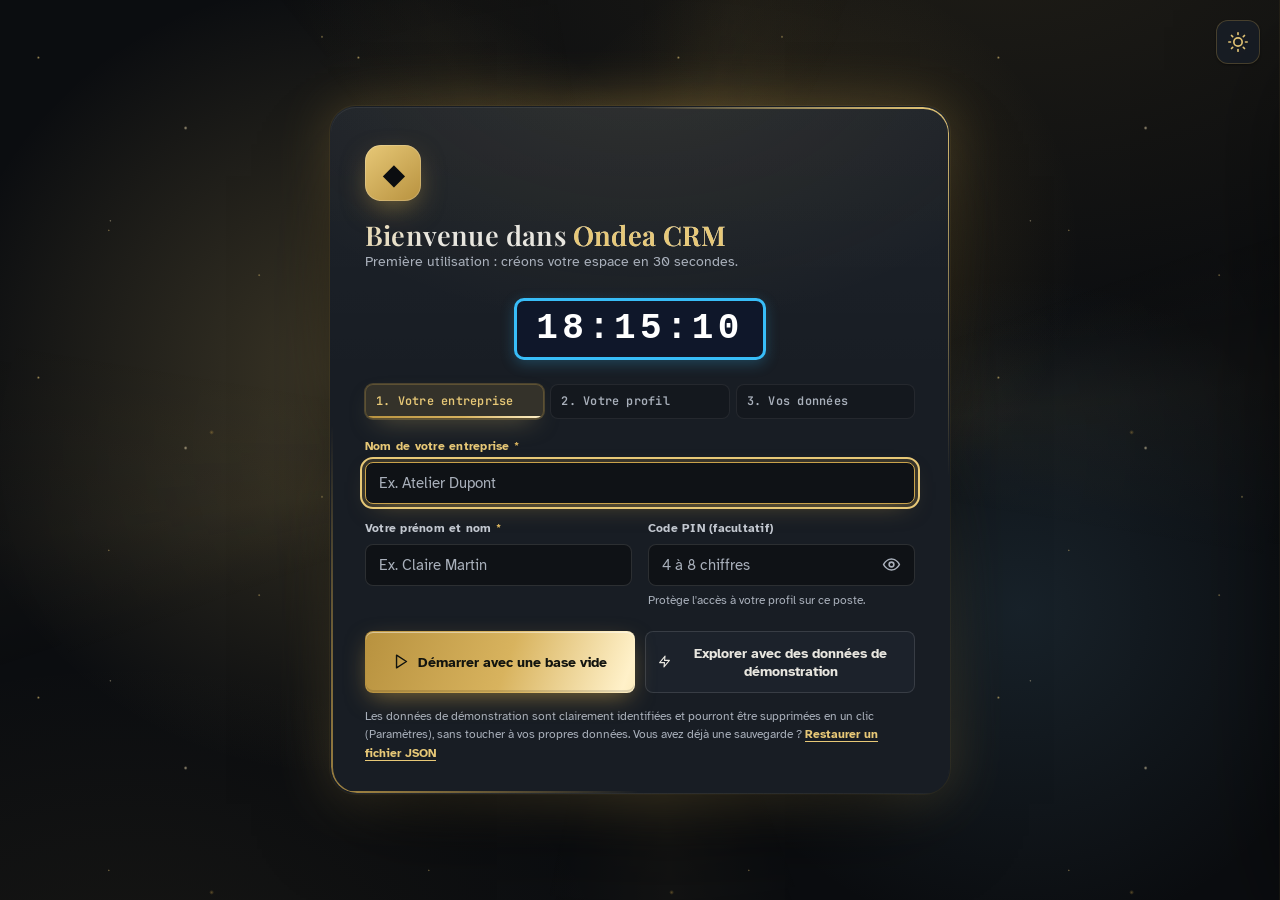
<file: index.html>
<!DOCTYPE html>
<html lang="fr" data-theme="dark" dir="ltr">
<head>
<meta charset="UTF-8">
<meta name="viewport" content="width=device-width, initial-scale=1.0">
<meta name="description" content="Ondea CRM — gestion intelligente de la relation client : fiches clients, contacts, achats, devis, factures, interactions, fidélité, notes internes et documents. 100 % locale, sans serveur.">
<meta name="color-scheme" content="dark light">
<title>Ondea CRM</title>

<!-- Favicon intégré (aucune requête réseau) — même marque que la gamme Ondea Studio -->
<link rel="icon" href="data:image/svg+xml,<svg xmlns='http://www.w3.org/2000/svg' viewBox='0 0 64 64'><defs><linearGradient id='g' x1='0' y1='0' x2='1' y2='1'><stop offset='0' stop-color='%23f4d999'/><stop offset='1' stop-color='%23d4a94b'/></linearGradient></defs><rect width='64' height='64' rx='16' fill='url(%23g)'/><text x='32' y='45' font-family='Georgia,serif' font-size='40' font-weight='800' text-anchor='middle' fill='%2307090d'>O</text></svg>">

<!-- Thème appliqué AVANT l'affichage (évite un flash de couleur) -->
<script>
  (function(){try{
    var t=localStorage.getItem('ondea_theme'); if(t==='light'||t==='dark')document.documentElement.dataset.theme=t;
    var c=localStorage.getItem('ondea_contrast'); document.documentElement.setAttribute('data-contrast',c==='high'?'high':'normal');
    var z=localStorage.getItem('ondea_crm_textsize'); if(z)document.documentElement.style.fontSize=z+'%';
  }catch(e){}})();
</script>

<!-- Feuilles de style : 1) polices, 2) design system de référence, 3) couches premium, 4) composants « CRM » -->
<link rel="stylesheet" href="css/fonts.css">
<link rel="stylesheet" href="css/ondea-core.css">
<link rel="stylesheet" href="css/ondea-premium.css">
<link rel="stylesheet" href="css/ondea-crm.css">
<link rel="stylesheet" href="css/etiquettes-lisibles.css">
<link rel="stylesheet" href="css/ondea-prestige-2026.css">
</head>
<body>
<a class="skip-link" href="#main">Aller au contenu principal</a>

<!-- Fond animé discret (icônes « relation client »), masqué pour les lecteurs d'écran -->
<div class="ondea-bg-icons" id="ondeaBgIcons" aria-hidden="true"></div>

<!-- ============ ÉCRAN D'ACCUEIL (choix de l'opérateur / première utilisation) ============ -->
<div id="login" role="main" aria-labelledby="loginTitle">
  <button class="login-theme-btn" id="loginThemeBtn" type="button" aria-label="Passer au thème clair" title="Passer au thème clair"></button>
  <div class="login-box" id="loginBox">
    <div class="brand-mark" aria-hidden="true">◆</div>
    <h1 id="loginTitle">Ondea <span class="gold">CRM</span></h1>
    <p class="sub" id="loginSub">Gestion intelligente de la relation client.</p>
    <!-- Horloge Temps Réel (Haute Lisibilité WCAG) -->
    <div class="login-clock-container" aria-live="off">
        <time id="login-realtime-clock" class="login-clock-display" aria-label="Heure actuelle"></time>
    </div>
    <div id="loginBody"><p class="muted">Chargement de vos données…</p></div>
  </div>
</div>

<!-- ============ APPLICATION ============ -->
<div id="app">
  <div class="scrim" id="scrim" aria-hidden="true"></div>
  <aside class="sidebar" id="sidebar" aria-label="Menu latéral">
    <div class="sb-brand">
      <div class="mk" aria-hidden="true">◆</div>
      <div class="nm">Ondea CRM<small id="sbCompany">Relation client</small></div>
    </div>
    <nav class="sb-nav" id="sbNav" aria-label="Navigation principale"></nav>
    <div class="sb-widget" id="sbWidget">
      <div class="sb-clock"><div class="t" id="sbClock" aria-hidden="true">--:--:--</div><div class="d" id="sbDate">—</div></div>
      <div class="sb-store" id="sbStore"></div>
    </div>
    <div class="sb-foot">
      <div class="sb-user">
        <div class="av sm" id="sbAvatar" aria-hidden="true"></div>
        <div class="meta"><b id="sbUserName">—</b><small id="sbUserRole">—</small></div>
        <button class="x-btn" id="logoutBtn" type="button" title="Changer d'opérateur" aria-label="Changer d'opérateur" style="margin-left:auto">
          <svg width="18" height="18" viewBox="0 0 24 24" fill="none" stroke="currentColor" stroke-width="2" aria-hidden="true" focusable="false"><path d="M9 21H5a2 2 0 0 1-2-2V5a2 2 0 0 1 2-2h4"/><polyline points="16 17 21 12 16 7"/><line x1="21" y1="12" x2="9" y2="12"/></svg>
        </button>
      </div>
    </div>
  </aside>

  <header class="topbar">
    <button class="top-btn burger" id="burger" type="button" aria-label="Ouvrir le menu" aria-controls="sidebar" aria-expanded="false">
      <svg width="20" height="20" viewBox="0 0 24 24" fill="none" stroke="currentColor" stroke-width="2" aria-hidden="true" focusable="false"><line x1="3" y1="6" x2="21" y2="6"/><line x1="3" y1="12" x2="21" y2="12"/><line x1="3" y1="18" x2="21" y2="18"/></svg>
    </button>
    <div class="search" role="search">
      <svg viewBox="0 0 24 24" fill="none" stroke="currentColor" stroke-width="2" aria-hidden="true" focusable="false"><circle cx="11" cy="11" r="8"/><path d="m21 21-4.3-4.3"/></svg>
      <input id="globalSearch" type="search" role="combobox" aria-autocomplete="list" autocomplete="off" aria-label="Rechercher un client, un contact, un e-mail, un téléphone, un devis ou une facture" placeholder="Client, e-mail, téléphone, n° de devis ou facture…" aria-controls="searchDrop" aria-expanded="false">
      <div id="searchDrop" class="dropdown search-drop hide" role="listbox" aria-label="Résultats de recherche"></div>
    </div>
    <div class="top-actions">
      <button class="top-btn" id="bgPauseBtn" type="button" aria-pressed="false" aria-label="Mettre en pause les animations d'arrière-plan" title="Mettre en pause les animations d'arrière-plan">
        <svg class="ic-pause" width="19" height="19" viewBox="0 0 24 24" fill="none" stroke="currentColor" stroke-width="2" stroke-linecap="round" aria-hidden="true" focusable="false"><path d="M9 5v14M15 5v14"/></svg>
        <svg class="ic-play" width="19" height="19" viewBox="0 0 24 24" fill="none" stroke="currentColor" stroke-width="2" stroke-linejoin="round" aria-hidden="true" focusable="false"><path d="M7 4.5v15l12.5-7.5z"/></svg>
      </button>
      <button class="top-btn txt-btn" id="textSizeBtn" type="button" aria-label="Taille du texte : 100 %" title="Taille du texte"><span aria-hidden="true">A<small>A</small></span></button>
      <button class="top-btn" id="contrastBtn" type="button" aria-pressed="false" aria-label="Contraste élevé" title="Contraste élevé">
        <svg width="19" height="19" viewBox="0 0 24 24" fill="none" stroke="currentColor" stroke-width="2" aria-hidden="true" focusable="false"><circle cx="12" cy="12" r="9"/><path d="M12 3a9 9 0 0 1 0 18z" fill="currentColor" stroke="none"/></svg>
      </button>
      <button class="top-btn" id="themeBtn" type="button" title="Thème clair/sombre" aria-label="Changer de thème"></button>
      <button class="top-btn" id="notiBtn" type="button" aria-label="Relances et échéances" title="Relances et échéances">
        <svg width="19" height="19" viewBox="0 0 24 24" fill="none" stroke="currentColor" stroke-width="2" aria-hidden="true" focusable="false"><path d="M18 8A6 6 0 0 0 6 8c0 7-3 9-3 9h18s-3-2-3-9"/><path d="M13.7 21a2 2 0 0 1-3.4 0"/></svg>
        <span class="ping hide" id="notiPing">0</span>
      </button>
    </div>
  </header>

  <main class="main" id="main" tabindex="-1" aria-labelledby="pageTitle"></main>
</div>

<!-- ============ MODALES (niveau 1 : formulaires ; niveau 2 : confirmations) ============ -->
<div class="overlay" id="overlay" aria-hidden="true"><div class="modal" role="dialog" aria-modal="true"></div></div>
<div class="overlay lvl2" id="overlay2" aria-hidden="true"><div class="modal" role="dialog" aria-modal="true"></div></div>

<!-- ============ PANNEAU LATÉRAL (devis, factures, achats) ============ -->
<div class="drawer-scrim" id="drawerScrim" aria-hidden="true"></div>
<div class="drawer" id="drawer" role="dialog" aria-modal="true" aria-hidden="true" tabindex="-1" aria-label="Fiche détaillée"></div>

<!-- ============ NOTIFICATIONS ============ -->
<div id="toasts" role="region" aria-live="polite" aria-label="Notifications système"></div>
<div id="srLive" class="sr-only" aria-live="polite"></div>

<!-- ============ ZONE D'IMPRESSION (devis, factures, rapports) ============ -->
<div id="printArea" aria-hidden="true"></div>

<!-- Scripts : chargés dans l'ordre (aucun module ES → fonctionne en double-clic, file://) -->
<script src="js/core/utils.js"></script>
<script src="js/core/db.js"></script>
<script src="js/core/store.js"></script>
<script src="js/core/engine.js"></script>
<script src="js/ui/ui.js"></script>
<script src="js/ui/charts.js"></script>
<script src="js/ui/lines-editor.js"></script>
<script src="js/io/exports.js"></script>
<script src="js/views/dashboard.js"></script>
<script src="js/views/clients.js"></script>
<script src="js/views/client-detail.js"></script>
<script src="js/views/contacts.js"></script>
<script src="js/views/achats.js"></script>
<script src="js/views/devis.js"></script>
<script src="js/views/factures.js"></script>
<script src="js/views/interactions.js"></script>
<script src="js/views/fidelite.js"></script>
<script src="js/views/notes.js"></script>
<script src="js/views/documents.js"></script>
<script src="js/views/statistiques.js"></script>
<script src="js/views/reports.js"></script>
<script src="js/views/settings.js"></script>
<script src="js/demo.js"></script>
<script src="js/app.js"></script>
<script src="js/modules/pin-login.js"></script>
<script src="js/modules/pin-eye.js"></script>
<script src="js/modules/logo-brand.js"></script>
<script src="js/modules/image-zoom.js"></script>
<script src="js/modules/clients-images.js"></script>
</body>
</html>
</file>
<file: css/fonts.css>
/* ============================================================
   ONDEA CRM — Polices embarquées (base64, sous-ensemble latin)
   Reprises À L'IDENTIQUE d'Ondea Staff Manager v2 : Playfair Display,
   Atkinson Hyperlegible, JetBrains Mono. Aucune requête réseau : l'application
   fonctionne hors ligne et en double-clic (file://).
   ============================================================ */
@font-face{font-family:'Playfair Display';font-style:normal;font-weight:500;font-display:swap;src:url([data-uri]) format('woff2');unicode-range:U+0000-00FF,U+0131,U+0152-0153,U+02BB-02BC,U+02C6,U+02DA,U+02DC,U+0304,U+0308,U+0329,U+2000-206F,U+20AC,U+2122,U+2191,U+2193,U+2212,U+2215,U+FEFF,U+FFFD}
@font-face{font-family:'Playfair Display';font-style:normal;font-weight:600;font-display:swap;src:url([data-uri]) format('woff2');unicode-range:U+0000-00FF,U+0131,U+0152-0153,U+02BB-02BC,U+02C6,U+02DA,U+02DC,U+0304,U+0308,U+0329,U+2000-206F,U+20AC,U+2122,U+2191,U+2193,U+2212,U+2215,U+FEFF,U+FFFD}
@font-face{font-family:'Playfair Display';font-style:normal;font-weight:700;font-display:swap;src:url([data-uri]) format('woff2');unicode-range:U+0000-00FF,U+0131,U+0152-0153,U+02BB-02BC,U+02C6,U+02DA,U+02DC,U+0304,U+0308,U+0329,U+2000-206F,U+20AC,U+2122,U+2191,U+2193,U+2212,U+2215,U+FEFF,U+FFFD}
@font-face{font-family:'Playfair Display';font-style:normal;font-weight:800;font-display:swap;src:url([data-uri]) format('woff2');unicode-range:U+0000-00FF,U+0131,U+0152-0153,U+02BB-02BC,U+02C6,U+02DA,U+02DC,U+0304,U+0308,U+0329,U+2000-206F,U+20AC,U+2122,U+2191,U+2193,U+2212,U+2215,U+FEFF,U+FFFD}
@font-face{font-family:'Playfair Display';font-style:italic;font-weight:500;font-display:swap;src:url([data-uri]) format('woff2');unicode-range:U+0000-00FF,U+0131,U+0152-0153,U+02BB-02BC,U+02C6,U+02DA,U+02DC,U+0304,U+0308,U+0329,U+2000-206F,U+20AC,U+2122,U+2191,U+2193,U+2212,U+2215,U+FEFF,U+FFFD}
@font-face{font-family:'Atkinson Hyperlegible';font-style:normal;font-weight:400;font-display:swap;src:url([data-uri]) format('woff2');unicode-range:U+0000-00FF,U+0131,U+0152-0153,U+02BB-02BC,U+02C6,U+02DA,U+02DC,U+0304,U+0308,U+0329,U+2000-206F,U+20AC,U+2122,U+2191,U+2193,U+2212,U+2215,U+FEFF,U+FFFD}
@font-face{font-family:'Atkinson Hyperlegible';font-style:normal;font-weight:700;font-display:swap;src:url([data-uri]) format('woff2');unicode-range:U+0000-00FF,U+0131,U+0152-0153,U+02BB-02BC,U+02C6,U+02DA,U+02DC,U+0304,U+0308,U+0329,U+2000-206F,U+20AC,U+2122,U+2191,U+2193,U+2212,U+2215,U+FEFF,U+FFFD}
@font-face{font-family:'Atkinson Hyperlegible';font-style:italic;font-weight:400;font-display:swap;src:url([data-uri]) format('woff2');unicode-range:U+0000-00FF,U+0131,U+0152-0153,U+02BB-02BC,U+02C6,U+02DA,U+02DC,U+0304,U+0308,U+0329,U+2000-206F,U+20AC,U+2122,U+2191,U+2193,U+2212,U+2215,U+FEFF,U+FFFD}
@font-face{font-family:'JetBrains Mono';font-style:normal;font-weight:400;font-display:swap;src:url([data-uri]) format('woff2');unicode-range:U+0000-00FF,U+0131,U+0152-0153,U+02BB-02BC,U+02C6,U+02DA,U+02DC,U+0304,U+0308,U+0329,U+2000-206F,U+20AC,U+2122,U+2191,U+2193,U+2212,U+2215,U+FEFF,U+FFFD}
@font-face{font-family:'JetBrains Mono';font-style:normal;font-weight:500;font-display:swap;src:url([data-uri]) format('woff2');unicode-range:U+0000-00FF,U+0131,U+0152-0153,U+02BB-02BC,U+02C6,U+02DA,U+02DC,U+0304,U+0308,U+0329,U+2000-206F,U+20AC,U+2122,U+2191,U+2193,U+2212,U+2215,U+FEFF,U+FFFD}
@font-face{font-family:'JetBrains Mono';font-style:normal;font-weight:600;font-display:swap;src:url([data-uri]) format('woff2');unicode-range:U+0000-00FF,U+0131,U+0152-0153,U+02BB-02BC,U+02C6,U+02DA,U+02DC,U+0304,U+0308,U+0329,U+2000-206F,U+20AC,U+2122,U+2191,U+2193,U+2212,U+2215,U+FEFF,U+FFFD}
</file>
<file: css/ondea-core.css>
/* ============================================================
   ONDEA CRM — Système de design « Obsidienne & Or »
   Ce fichier est la COPIE FIDÈLE de la feuille de style d'Ondea Staff Manager v2
   (jetons, composants, couche « Signature 2026 », contraste élevé, focus…).
   Ne pas modifier ici : les adaptations propres aux stocks sont dans stock.css.
   ============================================================ */
/* ============================================================
   ONDEA STAFF MANAGER — Design system "Obsidienne & Or"
   Typo : Playfair Display / Atkinson Hyperlegible / JetBrains Mono
   ============================================================ */
:root{
  --obs-900:#0b0d10; --obs-850:#0f1216; --obs-800:#14181e; --obs-750:#181d24;
  --obs-700:#1c222b; --obs-650:#222933; --obs-600:#2a323d; --obs-500:#353f4c;
  --or-600:#b8923f; --or-500:#c9a24b; --or-400:#d8b35e; --or-300:#e7c877;
  --or-glow:rgba(201,162,75,.16); --or-line:rgba(201,162,75,.28);
  --ink-050:#f6f3ec; --ink-100:#e8e6df; --ink-300:#c2c7cf; --ink-500:#98a0ac; --ink-700:#6b7280;
  --ok-500:#5aa87a; --ok-300:#7bd6a0; --warn-500:#d9a441; --warn-300:#f0c46a;
  --dng-500:#c85a54; --dng-300:#e58a84; --info-500:#5b8fb0; --info-300:#86b6d4;
  --bg:var(--obs-900); --bg-elev:var(--obs-800); --bg-card:var(--obs-750);
  --bg-hover:var(--obs-650); --line:rgba(255,255,255,.07); --line-strong:rgba(255,255,255,.12);
  --txt:var(--ink-100); --txt-soft:var(--ink-300); --txt-mute:var(--ink-500);
  --accent:var(--or-500); --accent-bright:var(--or-300);
  --sans:'Atkinson Hyperlegible',system-ui,-apple-system,Segoe UI,Roboto,sans-serif;
  --serif:'Playfair Display',Georgia,'Times New Roman',serif;
  --mono:'JetBrains Mono',ui-monospace,SFMono-Regular,Menlo,monospace;
  --r-sm:8px; --r:12px; --r-lg:18px; --r-xl:26px;
  --sh-1:0 1px 2px rgba(0,0,0,.4); --sh-2:0 8px 30px rgba(0,0,0,.45);
  --sh-gold:0 0 0 1px var(--or-line),0 10px 40px rgba(201,162,75,.10);
  --sidebar:264px; --topbar:66px; --ease:cubic-bezier(.22,.61,.36,1);
}
html[data-theme="light"]{
  --bg:#f4f1ea; --bg-elev:#fbf9f4; --bg-card:#ffffff;
  --bg-hover:#f0ebe0; --line:rgba(20,24,30,.10); --line-strong:rgba(20,24,30,.16);
  --txt:#1a1d23; --txt-soft:#3d434d; --txt-mute:#727a86;
  --or-glow:rgba(184,146,63,.14); --or-line:rgba(184,146,63,.42);
  --accent:var(--or-600); --accent-bright:var(--or-600);
  --sh-2:0 8px 30px rgba(20,24,30,.10); --sh-gold:0 0 0 1px var(--or-line),0 10px 40px rgba(184,146,63,.12);
}
*{box-sizing:border-box;margin:0;padding:0}
html,body{height:100%}
body{
  font-family:var(--sans); background:var(--bg); color:var(--txt);
  line-height:1.5; -webkit-font-smoothing:antialiased; overflow:hidden;
  transition:background .4s var(--ease),color .3s var(--ease);
}
h1,h2,h3,h4,.serif{font-family:var(--serif); font-weight:600; letter-spacing:.2px; line-height:1.2}
.mono{font-family:var(--mono)}
a{color:var(--accent-bright);text-decoration:none}
button{font-family:inherit;cursor:pointer;border:none;background:none;color:inherit}
input,select,textarea{font-family:inherit;font-size:.94rem}
::-webkit-scrollbar{width:11px;height:11px}
::-webkit-scrollbar-track{background:transparent}
::-webkit-scrollbar-thumb{background:var(--obs-600);border-radius:20px;border:3px solid var(--bg)}
html[data-theme="light"] ::-webkit-scrollbar-thumb{background:#d5cebe;border-color:var(--bg)}
::-webkit-scrollbar-thumb:hover{background:var(--or-600)}
::selection{background:var(--or-500);color:#0b0d10}
:focus-visible{outline:2px solid var(--accent-bright);outline-offset:2px;border-radius:4px}
@media (prefers-reduced-motion:reduce){*{animation:none!important;transition:none!important}}

/* ---------- Utilitaires ---------- */
.hide{display:none!important}
.gold{color:var(--accent-bright)}
.muted{color:var(--txt-mute)}
.soft{color:var(--txt-soft)}
.center{display:flex;align-items:center;justify-content:center}
.row{display:flex;align-items:center;gap:12px}
.wrap{flex-wrap:wrap}
.grow{flex:1}
.eyebrow{font-family:var(--mono);font-size:.68rem;letter-spacing:.22em;text-transform:uppercase;color:var(--accent);font-weight:600}
.chip{display:inline-flex;align-items:center;gap:6px;padding:3px 11px;border-radius:100px;font-size:.74rem;font-weight:700;font-family:var(--mono);background:var(--obs-700);color:var(--txt-soft);border:1px solid var(--line)}
html[data-theme="light"] .chip{background:#f0ebe0}
.chip.ok{background:rgba(90,168,122,.14);color:var(--ok-300);border-color:rgba(90,168,122,.3)}
.chip.warn{background:rgba(217,164,65,.14);color:var(--warn-300);border-color:rgba(217,164,65,.3)}
.chip.dng{background:rgba(200,90,84,.14);color:var(--dng-300);border-color:rgba(200,90,84,.3)}
.chip.info{background:rgba(91,143,176,.14);color:var(--info-300);border-color:rgba(91,143,176,.3)}
.chip.gold{background:var(--or-glow);color:var(--accent-bright);border-color:var(--or-line)}
.dot{display:inline-block;width:8px;height:8px;border-radius:50%;flex:none;vertical-align:middle;background:var(--txt-mute)}
.dot.on{background:var(--ok-300);box-shadow:0 0 0 3px rgba(123,214,160,.18)}
.dot.off{background:var(--dng-300)}
.dot.away{background:var(--warn-300)}

/* Pastilles de présence — meilleur contraste en mode clair */
html[data-theme="light"] .dot{width:10px;height:10px}
html[data-theme="light"] .dot.on{background:var(--ok-500);box-shadow:0 0 0 3px rgba(90,168,122,.25)}
html[data-theme="light"] .dot.away{background:var(--warn-500);box-shadow:0 0 0 3px rgba(217,164,65,.25)}
html[data-theme="light"] .dot.off{background:var(--dng-500);box-shadow:0 0 0 3px rgba(200,90,84,.25)}

/* ---------- Boutons ---------- */
.btn{display:inline-flex;align-items:center;justify-content:center;gap:8px;padding:10px 17px;border-radius:var(--r-sm);
  font-weight:700;font-size:.9rem;background:var(--obs-700);color:var(--txt);border:1px solid var(--line-strong);
  transition:.16s var(--ease);white-space:nowrap}
html[data-theme="light"] .btn{background:#fff}
.btn:hover{border-color:var(--or-line);background:var(--bg-hover);transform:translateY(-1px)}
.btn svg{width:17px;height:17px}
.btn.gold{background:linear-gradient(135deg,var(--or-400),var(--or-600));color:#12140f;border-color:transparent;box-shadow:0 4px 18px rgba(201,162,75,.28)}
.btn.gold:hover{filter:brightness(1.08);box-shadow:0 6px 24px rgba(201,162,75,.4)}
.btn.ghost{background:transparent;border-color:var(--line)}
.btn.sm{padding:6px 12px;font-size:.82rem}
.btn.icon{padding:9px;width:38px;height:38px}
.btn.danger{color:var(--dng-300);border-color:rgba(200,90,84,.3)}
.btn.danger:hover{background:rgba(200,90,84,.12);border-color:var(--dng-500)}
.btn:disabled{opacity:.5;cursor:not-allowed;transform:none}

/* ---------- Champs ---------- */
.field{display:flex;flex-direction:column;gap:6px;margin-bottom:15px}
.field label{font-size:.78rem;font-weight:700;color:var(--txt-soft);letter-spacing:.02em}
.field label .req{color:var(--or-400)}
.inp,.sel,textarea.inp{width:100%;padding:11px 13px;background:var(--obs-850);color:var(--txt);
  border:1px solid var(--line-strong);border-radius:var(--r-sm);transition:.16s var(--ease)}
html[data-theme="light"] .inp,html[data-theme="light"] .sel,html[data-theme="light"] textarea.inp{background:#fff}
.inp:focus,.sel:focus,textarea.inp:focus{border-color:var(--accent);box-shadow:0 0 0 3px var(--or-glow);outline:none}
.inp::placeholder{color:var(--txt-mute)}
textarea.inp{resize:vertical;min-height:88px;line-height:1.55}
.sel{appearance:none;background-image:url("data:image/svg+xml;utf8,<svg xmlns='http://www.w3.org/2000/svg' width='12' height='12' viewBox='0 0 24 24' fill='none' stroke='%2398a0ac' stroke-width='3'><path d='M6 9l6 6 6-6'/></svg>");background-repeat:no-repeat;background-position:right 13px center;padding-right:36px}
.field .hint{font-size:.74rem;color:var(--txt-mute)}
.grid-2{display:grid;grid-template-columns:1fr 1fr;gap:0 16px}
.grid-3{display:grid;grid-template-columns:1fr 1fr 1fr;gap:0 16px}
@media(max-width:560px){.grid-2,.grid-3{grid-template-columns:1fr}}

/* ---------- Cartes ---------- */
.card{background:var(--bg-card);border:1px solid var(--line);border-radius:var(--r-lg);box-shadow:var(--sh-1)}
.card.pad{padding:20px}
.panel{background:var(--bg-card);border:1px solid var(--line);border-radius:var(--r-lg);overflow:hidden}
.panel-h{display:flex;align-items:center;justify-content:space-between;gap:12px;padding:16px 20px;border-bottom:1px solid var(--line)}
.panel-h h3{font-size:1.05rem}
.panel-b{padding:18px 20px}

/* ============ ÉCRAN DE CONNEXION ============ */
#login{position:fixed;inset:0;display:grid;place-items:center;padding:24px;z-index:60;
  background:radial-gradient(1200px 700px at 78% -8%,rgba(201,162,75,.10),transparent 60%),
             radial-gradient(900px 600px at 10% 110%,rgba(201,162,75,.06),transparent 55%),var(--obs-900)}
html[data-theme="light"] #login{background:radial-gradient(1200px 700px at 78% -8%,rgba(184,146,63,.14),transparent 60%),var(--bg)}
.login-box{width:min(620px,100%);background:var(--bg-card);border:1px solid var(--or-line);
  border-radius:var(--r-xl);padding:38px 34px 30px;box-shadow:var(--sh-2);animation:rise .6s var(--ease)}

/* ---------- Bouton thème de l'écran de connexion ---------- */
.login-theme-btn{
  position:absolute;
  top:20px;
  right:20px;
  width:44px;
  height:44px;
  display:grid;
  place-items:center;
  border-radius:12px;
  background:var(--bg-card);
  color:var(--accent-bright);
  border:1px solid var(--or-line);
  box-shadow:var(--sh-1);
  transition:
    transform .18s var(--ease),
    background .18s var(--ease),
    border-color .18s var(--ease),
    box-shadow .18s var(--ease);
  z-index:5;
}

.login-theme-btn:hover{
  background:var(--bg-hover);
  border-color:var(--accent);
  transform:translateY(-2px) rotate(8deg);
  box-shadow:var(--sh-gold);
}

.login-theme-btn:active{
  transform:scale(.94);
}

.login-theme-btn svg{
  width:20px;
  height:20px;
}

.login-theme-btn:focus-visible{
  outline:2px solid var(--accent-bright);
  outline-offset:3px;
}

@media(max-width:480px){
  .login-theme-btn{
    top:12px;
    right:12px;
    width:40px;
    height:40px;
  }
}
@keyframes rise{from{opacity:0;transform:translateY(22px)}to{opacity:1;transform:none}}
.brand-mark{width:56px;height:56px;border-radius:16px;background:linear-gradient(140deg,var(--or-300),var(--or-600));
  display:grid;place-items:center;color:#0b0d10;font-family:var(--serif);font-weight:800;font-size:1.7rem;box-shadow:0 8px 26px rgba(201,162,75,.35)}
.login-box h1{font-size:1.7rem;margin-top:18px}
.login-box .sub{color:var(--txt-mute);font-size:.86rem;margin-bottom:26px}
.pw-wrap{position:relative}
.pw-wrap .toggle{position:absolute;right:6px;top:50%;transform:translateY(-50%);padding:8px;color:var(--txt-mute)}
.pw-wrap .toggle:hover{color:var(--accent-bright)}
.login-err{background:rgba(200,90,84,.14);border:1px solid rgba(200,90,84,.35);color:var(--dng-300);
  padding:10px 13px;border-radius:var(--r-sm);font-size:.84rem;font-weight:600;margin-bottom:14px;animation:shake .4s}
@keyframes shake{0%,100%{transform:translateX(0)}25%{transform:translateX(-7px)}75%{transform:translateX(7px)}}
.demo-accts{margin-top:22px;border-top:1px solid var(--line);padding-top:16px}
.demo-accts .lbl{font-size:.72rem;text-transform:uppercase;letter-spacing:.14em;color:var(--txt-mute);margin-bottom:10px;font-family:var(--mono)}
.demo-btn{display:flex;align-items:center;gap:10px;width:100%;text-align:left;padding:9px 11px;border-radius:var(--r-sm);
  background:var(--obs-800);border:1px solid var(--line);margin-bottom:7px;transition:.15s}
html[data-theme="light"] .demo-btn{background:#faf7f0}
.demo-btn:hover{border-color:var(--or-line);transform:translateX(3px)}
.demo-btn .av{width:30px;height:30px;font-size:.8rem}
.demo-btn small{color:var(--txt-mute);font-family:var(--mono);font-size:.68rem}

/* ============ SHELL APPLICATION ============ */
#app{display:none;height:100vh}
#app.on{display:grid;grid-template-columns:var(--sidebar) 1fr;grid-template-rows:var(--topbar) 1fr}
.sidebar{grid-row:1 / 3;background:var(--bg-elev);border-right:1px solid var(--line);display:flex;flex-direction:column;overflow:hidden;z-index:30}
.sb-brand{display:flex;align-items:center;gap:12px;padding:0 20px;height:var(--topbar);border-bottom:1px solid var(--line);flex:none}
.sb-brand .mk{width:36px;height:36px;border-radius:10px;background:linear-gradient(140deg,var(--or-300),var(--or-600));display:grid;place-items:center;color:#0b0d10;font-family:var(--serif);font-weight:800;font-size:1.15rem;flex:none}
.sb-brand .nm{font-family:var(--serif);font-weight:700;font-size:1.05rem;line-height:1.1}
.sb-brand .nm small{display:block;font-family:var(--mono);font-size:.6rem;letter-spacing:.16em;color:var(--txt-mute);font-weight:500;text-transform:uppercase}
.sb-nav{flex:1;overflow-y:auto;padding:14px 12px}
.sb-sec{font-family:var(--mono);font-size:.62rem;letter-spacing:.18em;text-transform:uppercase;color:var(--txt-mute);padding:14px 12px 7px}
.nav-item{display:flex;align-items:center;gap:12px;padding:10px 12px;border-radius:var(--r-sm);color:var(--txt-soft);
  font-weight:600;font-size:.9rem;margin-bottom:2px;transition:.14s var(--ease);position:relative;width:100%;text-align:left}
.nav-item svg{width:19px;height:19px;flex:none;opacity:.85}
.nav-item:hover{background:var(--bg-hover);color:var(--txt)}
.nav-item.active{background:var(--or-glow);color:var(--accent-bright)}
.nav-item.active::before{content:"";position:absolute;left:-12px;top:8px;bottom:8px;width:3px;border-radius:0 3px 3px 0;background:var(--accent)}
.nav-item .badge{margin-left:auto;background:var(--or-500);color:#0b0d10;font-family:var(--mono);font-size:.66rem;font-weight:700;min-width:20px;height:20px;padding:0 6px;border-radius:100px;display:grid;place-items:center}
.nav-item .badge.red{background:var(--dng-500);color:#fff}
.sb-foot{flex:none;padding:12px;border-top:1px solid var(--line)}
.sb-user{display:flex;align-items:center;gap:10px;padding:8px;border-radius:var(--r-sm)}
.sb-user .meta{overflow:hidden}
.sb-user .meta b{font-size:.86rem;display:block;white-space:nowrap;overflow:hidden;text-overflow:ellipsis}
.sb-user .meta small{color:var(--txt-mute);font-size:.72rem}

/* topbar */
.topbar{grid-column:2;display:flex;align-items:center;gap:14px;padding:0 24px;background:var(--bg-elev);border-bottom:1px solid var(--line);z-index:20}
.topbar .burger{display:none}
.search{position:relative;flex:1;max-width:440px}
.search svg{position:absolute;left:13px;top:50%;transform:translateY(-50%);width:17px;height:17px;color:var(--txt-mute)}
.search input{width:100%;padding:9px 13px 9px 40px;background:var(--obs-850);border:1px solid var(--line);border-radius:100px;color:var(--txt)}
html[data-theme="light"] .search input{background:#fff}
.search input:focus{border-color:var(--accent);outline:none;box-shadow:0 0 0 3px var(--or-glow)}
.top-actions{display:flex;align-items:center;gap:8px;margin-left:auto}
.top-btn{position:relative;width:40px;height:40px;border-radius:11px;display:grid;place-items:center;color:var(--txt-soft);border:1px solid var(--line);background:var(--bg-card);transition:.15s}
.top-btn:hover{border-color:var(--or-line);color:var(--accent-bright)}
.top-btn .ping{position:absolute;top:-3px;right:-3px;min-width:17px;height:17px;padding:0 4px;background:var(--dng-500);color:#fff;font-size:.6rem;font-weight:700;font-family:var(--mono);border-radius:100px;display:grid;place-items:center;border:2px solid var(--bg-elev)}

/* main */
.main{grid-column:2;grid-row:2;overflow-y:auto;padding:26px 30px 60px;scroll-behavior:smooth}
.view{animation:fade .34s var(--ease)}
@keyframes fade{from{opacity:0;transform:translateY(10px)}to{opacity:1;transform:none}}
.page-head{display:flex;align-items:flex-end;justify-content:space-between;gap:16px;margin-bottom:22px;flex-wrap:wrap}
.page-head h2{font-size:1.7rem;line-height:1.1}
.page-head p{color:var(--txt-mute);font-size:.9rem;margin-top:3px}

/* avatars */
.av{width:38px;height:38px;border-radius:11px;flex:none;display:grid;place-items:center;font-weight:700;
  font-family:var(--serif);color:#0b0d10;background:linear-gradient(140deg,var(--or-300),var(--or-500));overflow:hidden;font-size:.92rem}
.av img{width:100%;height:100%;object-fit:cover}
.av.lg{width:76px;height:76px;border-radius:20px;font-size:1.8rem}
.av.xl{width:104px;height:104px;border-radius:26px;font-size:2.4rem}
.av.sm{width:30px;height:30px;border-radius:9px;font-size:.78rem}

/* KPI */
.kpi-grid{display:grid;grid-template-columns:repeat(4,1fr);gap:16px;margin-bottom:24px}
@media(max-width:1000px){.kpi-grid{grid-template-columns:repeat(2,1fr)}}
/* Grille à 5 colonnes quand une 5e carte KPI est présente (tableau de bord Direction) */
@media(min-width:1001px){.kpi-grid:has(> .kpi:nth-child(5)){grid-template-columns:repeat(5,1fr)}}
.kpi{background:var(--bg-card);border:1px solid var(--line);border-radius:var(--r-lg);padding:18px 20px;position:relative;overflow:hidden;transition:.2s var(--ease)}
.kpi:hover{border-color:var(--or-line);transform:translateY(-3px);box-shadow:var(--sh-gold)}
.kpi .ic{width:42px;height:42px;border-radius:12px;display:grid;place-items:center;margin-bottom:14px;background:var(--or-glow);color:var(--accent-bright)}
.kpi .ic svg{width:21px;height:21px}
.kpi .ic.ok{background:rgba(90,168,122,.14);color:var(--ok-300)}
.kpi .ic.warn{background:rgba(217,164,65,.14);color:var(--warn-300)}
.kpi .ic.dng{background:rgba(200,90,84,.14);color:var(--dng-300)}
.kpi .num{font-family:var(--serif);font-size:2.4rem;font-weight:700;line-height:1}
.kpi .lbl{color:var(--txt-mute);font-size:.82rem;margin-top:4px;font-weight:600}
.kpi .trend{position:absolute;top:18px;right:18px;font-family:var(--mono);font-size:.72rem;font-weight:600}

.cols{display:grid;grid-template-columns:1.6fr 1fr;gap:20px}
@media(max-width:1050px){.cols{grid-template-columns:1fr}}

/* activité / listes */
.feed-item{display:flex;gap:12px;padding:12px 0;border-bottom:1px solid var(--line)}
.feed-item:last-child{border:none}
.feed-item .tm{font-family:var(--mono);font-size:.72rem;color:var(--txt-mute);flex:none;width:44px}
.feed-item .txt{font-size:.88rem;line-height:1.4}
.feed-item .txt b{color:var(--txt);font-weight:700}

/* ============ TABLE PERSONNEL ============ */
.tbl-tools{display:flex;gap:10px;flex-wrap:wrap;margin-bottom:16px;align-items:center}
.tbl-wrap{overflow-x:auto;border-radius:var(--r-lg);border:1px solid var(--line);background:var(--bg-card)}
table.tbl{width:100%;border-collapse:collapse;min-width:640px}
table.tbl th{text-align:left;font-size:.72rem;letter-spacing:.08em;text-transform:uppercase;color:var(--txt-mute);
  font-family:var(--mono);font-weight:600;padding:14px 16px;border-bottom:1px solid var(--line-strong);white-space:nowrap}
table.tbl td{padding:12px 16px;border-bottom:1px solid var(--line);font-size:.9rem;vertical-align:middle}
table.tbl tbody tr{transition:.12s;cursor:pointer}
table.tbl tbody tr:hover{background:var(--bg-hover)}
table.tbl tbody tr:last-child td{border-bottom:none}
.cell-user{display:flex;align-items:center;gap:11px}
.cell-user b{font-weight:700}
.cell-user small{display:block;color:var(--txt-mute);font-size:.74rem}

/* ============ KANBAN ============ */
.kanban{display:grid;grid-template-columns:repeat(3,1fr);gap:16px;align-items:start}
@media(max-width:900px){.kanban{grid-template-columns:1fr}}
.kcol{background:var(--bg-elev);border:1px solid var(--line);border-radius:var(--r-lg);min-height:120px;transition:.15s}
.kcol.drag-over{border-color:var(--accent);box-shadow:0 0 0 3px var(--or-glow)}
.kcol-h{display:flex;align-items:center;gap:8px;padding:14px 16px;border-bottom:1px solid var(--line);font-weight:700;font-size:.9rem}
.kcol-h .cnt{margin-left:auto;font-family:var(--mono);font-size:.74rem;color:var(--txt-mute)}
.kcol-b{padding:12px;display:flex;flex-direction:column;gap:10px;min-height:60px}
.kcard{background:var(--bg-card);border:1px solid var(--line-strong);border-radius:var(--r);padding:13px 14px;cursor:grab;transition:.14s;box-shadow:var(--sh-1)}
.kcard:hover{border-color:var(--or-line);transform:translateY(-2px)}
.kcard.dragging{opacity:.4;cursor:grabbing}
.kcard h4{font-size:.94rem;font-family:var(--sans);font-weight:700;margin-bottom:6px}
.kcard .meta{display:flex;align-items:center;gap:8px;flex-wrap:wrap;margin-top:10px}
.kcard .assignee{display:flex;align-items:center;gap:6px;font-size:.76rem;color:var(--txt-mute)}

/* progress */
.prog{height:8px;background:var(--obs-800);border-radius:100px;overflow:hidden;margin-top:8px}
html[data-theme="light"] .prog{background:#e8e1d2}
.prog>span{display:block;height:100%;border-radius:100px;background:linear-gradient(90deg,var(--or-500),var(--or-300));transition:width .5s var(--ease)}
.prio{width:8px;height:8px;border-radius:50%;display:inline-block}
.prio.h{background:var(--dng-500)} .prio.m{background:var(--warn-500)} .prio.l{background:var(--info-500)}

/* checklist */
.chk{display:flex;align-items:center;gap:9px;padding:7px 0;font-size:.88rem;cursor:pointer}
.chk .box{width:18px;height:18px;border-radius:5px;border:2px solid var(--line-strong);display:grid;place-items:center;flex:none;transition:.15s}
.chk.done .box{background:var(--or-500);border-color:var(--or-500)}
.chk.done .box svg{opacity:1}
.chk .box svg{width:12px;height:12px;color:#0b0d10;opacity:0}
.chk.done span{text-decoration:line-through;color:var(--txt-mute)}

/* ============ MESSAGERIE ============ */
.msg-layout{display:grid;grid-template-columns:300px 1fr;gap:0;height:calc(100vh - var(--topbar) - 130px);min-height:420px;
  border:1px solid var(--line);border-radius:var(--r-lg);overflow:hidden;background:var(--bg-card)}
@media(max-width:820px){.msg-layout{grid-template-columns:1fr}.msg-layout.thread-open .conv-list{display:none}}
.conv-list{border-right:1px solid var(--line);overflow-y:auto}
.conv{display:flex;gap:11px;padding:13px 15px;border-bottom:1px solid var(--line);cursor:pointer;transition:.12s}
.conv:hover{background:var(--bg-hover)}
.conv.active{background:var(--or-glow)}
.conv .info{overflow:hidden;flex:1}
.conv .info .top{display:flex;justify-content:space-between;gap:6px}
.conv .info b{font-size:.88rem}
.conv .info .prev{color:var(--txt-mute);font-size:.78rem;white-space:nowrap;overflow:hidden;text-overflow:ellipsis}
.conv .info .tm{font-family:var(--mono);font-size:.66rem;color:var(--txt-mute);flex:none}
.conv .unread{width:9px;height:9px;border-radius:50%;background:var(--or-400);flex:none;align-self:center}
.thread{display:flex;flex-direction:column;overflow:hidden}
.thread-h{display:flex;align-items:center;gap:11px;padding:13px 18px;border-bottom:1px solid var(--line);flex:none}
.thread-b{flex:1;overflow-y:auto;padding:20px;display:flex;flex-direction:column;gap:12px}
.bubble{max-width:74%;padding:10px 14px;border-radius:16px;font-size:.9rem;line-height:1.45;position:relative}
.bubble .t{font-family:var(--mono);font-size:.62rem;opacity:.6;margin-top:5px}
.bubble.in{align-self:flex-start;background:var(--obs-700);border-bottom-left-radius:5px}
html[data-theme="light"] .bubble.in{background:#f0ebe0}
.bubble.out{align-self:flex-end;background:linear-gradient(135deg,var(--or-500),var(--or-600));color:#12140f;border-bottom-right-radius:5px}
.thread-in{display:flex;gap:10px;padding:14px 18px;border-top:1px solid var(--line);flex:none}
.thread-in input{flex:1;padding:11px 15px;background:var(--obs-850);border:1px solid var(--line);border-radius:100px;color:var(--txt)}
html[data-theme="light"] .thread-in input{background:#fff}
.thread-in input:focus{border-color:var(--accent);outline:none}
.empty-thread{flex:1;display:grid;place-items:center;color:var(--txt-mute);text-align:center;padding:30px}

/* ============ CALENDRIER ============ */
.cal-head{display:flex;align-items:center;gap:14px;margin-bottom:16px}
.cal-head h3{font-size:1.3rem;text-transform:capitalize;min-width:210px;text-align:center}
.cal{display:grid;grid-template-columns:repeat(7,1fr);gap:6px}
.cal .dow{font-family:var(--mono);font-size:.68rem;text-transform:uppercase;letter-spacing:.1em;color:var(--txt-mute);text-align:center;padding:6px 0;font-weight:600}
.cal .day{background:var(--bg-card);border:1px solid var(--line);border-radius:var(--r-sm);min-height:92px;padding:7px;font-size:.8rem;transition:.14s;cursor:pointer;overflow:hidden}
.cal .day:hover{border-color:var(--or-line)}
.cal .day.out{opacity:.35}
.cal .day.today{border-color:var(--accent);box-shadow:0 0 0 2px var(--or-glow)}
.cal .day .n{font-family:var(--mono);font-weight:600;color:var(--txt-soft);margin-bottom:4px;display:block}
.cal .day.today .n{color:var(--accent-bright)}
.ev{font-size:.7rem;padding:2px 6px;border-radius:5px;margin-bottom:3px;white-space:nowrap;overflow:hidden;text-overflow:ellipsis;font-weight:600;
  background:var(--or-glow);color:var(--accent-bright);border-left:2px solid var(--or-500)}
.ev.reunion{background:rgba(91,143,176,.15);color:var(--info-300);border-color:var(--info-500)}
.ev.conge{background:rgba(90,168,122,.15);color:var(--ok-300);border-color:var(--ok-500)}
.ev.mission{background:var(--or-glow);color:var(--accent-bright);border-color:var(--or-500)}
.ev.formation{background:rgba(217,164,65,.15);color:var(--warn-300);border-color:var(--warn-500)}

/* ============ STATS / CHARTS ============ */
.chart-bars{display:flex;align-items:flex-end;gap:12px;height:200px;padding-top:20px}
.chart-bars .bar-col{flex:1;display:flex;flex-direction:column;align-items:center;gap:8px;height:100%;justify-content:flex-end}
.chart-bars .bar{width:100%;max-width:44px;border-radius:7px 7px 0 0;background:linear-gradient(180deg,var(--or-300),var(--or-600));transition:height .7s var(--ease);position:relative;min-height:3px}
.chart-bars .bar:hover{filter:brightness(1.12)}
.chart-bars .bar .v{position:absolute;top:-20px;left:50%;transform:translateX(-50%);font-family:var(--mono);font-size:.72rem;color:var(--txt-soft);font-weight:600}
.chart-bars .bl{font-family:var(--mono);font-size:.7rem;color:var(--txt-mute)}
.donut{--p:0;width:150px;height:150px;border-radius:50%;background:conic-gradient(var(--or-500) calc(var(--p)*1%),var(--obs-700) 0);display:grid;place-items:center;position:relative}
html[data-theme="light"] .donut{background:conic-gradient(var(--or-600) calc(var(--p)*1%),#e8e1d2 0)}
.donut::before{content:"";position:absolute;inset:20px;border-radius:50%;background:var(--bg-card)}
.donut .val{position:relative;font-family:var(--serif);font-size:1.6rem;font-weight:700}
.stat-row{display:flex;align-items:center;gap:12px;padding:11px 0;border-bottom:1px solid var(--line)}
.stat-row:last-child{border:none}
.stat-row .lbar{flex:1;height:8px;background:var(--obs-800);border-radius:100px;overflow:hidden}
html[data-theme="light"] .stat-row .lbar{background:#e8e1d2}
.stat-row .lbar>span{display:block;height:100%;background:linear-gradient(90deg,var(--or-500),var(--or-300));border-radius:100px}

/* skills */
.skill{margin-bottom:12px}
.skill .top{display:flex;justify-content:space-between;font-size:.85rem;margin-bottom:5px}
.skill .top .pct{font-family:var(--mono);color:var(--txt-mute);font-size:.78rem}

/* ============ MODALES / DRAWER ============ */
.overlay{position:fixed;inset:0;background:rgba(6,8,11,.68);backdrop-filter:blur(4px);z-index:80;
  display:grid;place-items:center;padding:20px;opacity:0;pointer-events:none;transition:.25s}
.overlay.on{opacity:1;pointer-events:auto}
.modal{width:min(560px,100%);max-height:90vh;background:var(--bg-card);border:1px solid var(--line-strong);
  border-radius:var(--r-xl);box-shadow:var(--sh-2);display:flex;flex-direction:column;transform:scale(.95) translateY(14px);transition:.25s var(--ease)}
.overlay.on .modal{transform:none}
.modal.wide{width:min(760px,100%)}
.modal-h{display:flex;align-items:center;justify-content:space-between;padding:20px 24px;border-bottom:1px solid var(--line);flex:none}
.modal-h h3{font-size:1.25rem}
.modal-b{padding:22px 24px;overflow-y:auto}
.modal-f{display:flex;gap:10px;justify-content:flex-end;padding:16px 24px;border-top:1px solid var(--line);flex:none}
.x-btn{width:34px;height:34px;border-radius:9px;display:grid;place-items:center;color:var(--txt-mute);transition:.15s}
.x-btn:hover{background:var(--bg-hover);color:var(--dng-300)}

/* drawer (fiche salarié) */
.drawer{position:fixed;top:0;right:0;bottom:0;width:min(480px,100%);background:var(--bg-card);border-left:1px solid var(--line-strong);
  box-shadow:-20px 0 60px rgba(0,0,0,.5);z-index:85;transform:translateX(100%);transition:.32s var(--ease);display:flex;flex-direction:column}
.drawer.on{transform:none}
.drawer-h{padding:22px 24px;border-bottom:1px solid var(--line);flex:none}
.drawer-b{padding:22px 24px;overflow-y:auto;flex:1}
.tabs{display:flex;gap:4px;border-bottom:1px solid var(--line);margin-bottom:18px;overflow-x:auto}
.tab{padding:9px 14px;font-size:.84rem;font-weight:700;color:var(--txt-mute);border-bottom:2px solid transparent;white-space:nowrap;transition:.15s}
.tab.active{color:var(--accent-bright);border-color:var(--accent)}
.info-line{display:flex;justify-content:space-between;gap:12px;padding:9px 0;border-bottom:1px dashed var(--line);font-size:.88rem}
.info-line .k{color:var(--txt-mute)}
.info-line .v{font-weight:600;text-align:right}

/* ============ TOASTS ============ */
#toasts{position:fixed;bottom:22px;right:22px;z-index:100;display:flex;flex-direction:column;gap:10px;max-width:340px}
.toast{display:flex;align-items:center;gap:12px;padding:13px 16px;background:var(--obs-750);border:1px solid var(--line-strong);
  border-radius:var(--r);box-shadow:var(--sh-2);animation:toastIn .3s var(--ease);border-left:3px solid var(--or-500)}
html[data-theme="light"] .toast{background:#fff}
.toast.ok{border-left-color:var(--ok-500)} .toast.warn{border-left-color:var(--warn-500)}
.toast.dng{border-left-color:var(--dng-500)} .toast.info{border-left-color:var(--info-500)}
.toast .ic{flex:none;color:var(--accent-bright)}
.toast.ok .ic{color:var(--ok-300)} .toast.dng .ic{color:var(--dng-300)} .toast.warn .ic{color:var(--warn-300)}
.toast .msg{font-size:.86rem;font-weight:600;line-height:1.35}
@keyframes toastIn{from{opacity:0;transform:translateX(40px)}to{opacity:1;transform:none}}
.toast.out{animation:toastOut .3s var(--ease) forwards}
@keyframes toastOut{to{opacity:0;transform:translateX(40px)}}

/* notifications dropdown */
.dropdown{position:absolute;top:52px;right:0;width:340px;background:var(--bg-card);border:1px solid var(--line-strong);
  border-radius:var(--r-lg);box-shadow:var(--sh-2);z-index:50;overflow:hidden;transform-origin:top right;animation:pop .18s var(--ease)}
@keyframes pop{from{opacity:0;transform:scale(.94)}to{opacity:1;transform:none}}
.noti{display:flex;gap:11px;padding:13px 16px;border-bottom:1px solid var(--line);transition:.12s;cursor:pointer}
.noti:hover{background:var(--bg-hover)}
.noti.unread{background:var(--or-glow)}
.noti .nd{width:9px;height:9px;border-radius:50%;flex:none;margin-top:6px;background:var(--txt-mute)}
.noti.unread .nd{background:var(--or-400)}
.noti .nt{font-size:.85rem;line-height:1.4}
.noti .nm{font-family:var(--mono);font-size:.66rem;color:var(--txt-mute);margin-top:3px}

/* empty states */
.empty{text-align:center;padding:56px 20px;color:var(--txt-mute)}
.empty svg{width:52px;height:52px;opacity:.35;margin-bottom:14px}
.empty h4{font-family:var(--serif);color:var(--txt-soft);margin-bottom:6px;font-size:1.15rem}

/* stars */
.stars{display:inline-flex;gap:2px}
.stars svg{width:18px;height:18px;color:var(--obs-500)}
.stars svg.f{color:var(--or-400)}
.stars.big svg{width:26px;height:26px;cursor:pointer}

/* segmented */
.seg{display:inline-flex;background:var(--obs-800);border:1px solid var(--line);border-radius:100px;padding:3px}
html[data-theme="light"] .seg{background:#f0ebe0}
.seg button{padding:7px 16px;border-radius:100px;font-size:.82rem;font-weight:700;color:var(--txt-mute);transition:.15s}
.seg button.on{background:var(--or-glow);color:var(--accent-bright)}

/* responsive sidebar */
@media(max-width:860px){
  #app.on{grid-template-columns:1fr}
  .sidebar{position:fixed;top:0;left:0;bottom:0;width:var(--sidebar);transform:translateX(-100%);transition:.3s var(--ease)}
  .sidebar.open{transform:none}
  .topbar,.main{grid-column:1}
  .topbar .burger{display:grid}
  .scrim{position:fixed;inset:0;background:rgba(0,0,0,.5);z-index:25;display:none}
  .scrim.on{display:block}
}







/* ===== Pagination (section Personnel) — lisible en clair & sombre ===== */
.pager{display:flex;align-items:center;justify-content:space-between;gap:12px;flex-wrap:wrap;margin-top:16px}
.pager .pager-info{font-size:.82rem;color:var(--txt-soft)}
.pager .pager-ctrls{display:flex;align-items:center;gap:6px;flex-wrap:wrap}
.pager button{min-width:36px;height:36px;padding:0 12px;border-radius:9px;border:1px solid var(--line-strong);
  background:var(--bg-card);color:var(--txt);font:inherit;font-size:.85rem;font-weight:600;cursor:pointer;transition:.15s}
.pager button:hover:not(:disabled){border-color:var(--accent);color:var(--accent)}
.pager button.on{background:var(--accent);border-color:var(--accent);color:var(--obs-900);cursor:default}
.pager button:disabled{opacity:.4;cursor:not-allowed}
.pager .pager-dots{color:var(--txt-mute);padding:0 4px;user-select:none}


/* ============================================================
   ACCESSIBILITÉ — MODE CLAIR
   Contraste renforcé des badges (chips / pastilles d'événement)
   et des icônes. N'affecte QUE le thème clair. (WCAG AA/AAA)
   ============================================================ */

/* ---- Badges / chips : texte + fond + bordure lisibles ---- */
html[data-theme="light"] .chip{background:#efe8d8;color:#2b3038;border-color:rgba(20,24,30,.22);font-weight:700}
html[data-theme="light"] .chip.info{background:rgba(20,86,124,.14);color:#14567c;border-color:rgba(20,86,124,.5)}
html[data-theme="light"] .chip.ok{background:rgba(28,107,66,.14);color:#1c6b42;border-color:rgba(28,107,66,.5)}
html[data-theme="light"] .chip.warn{background:rgba(138,83,0,.14);color:#8a5300;border-color:rgba(138,83,0,.5)}
html[data-theme="light"] .chip.dng{background:rgba(156,38,30,.14);color:#9c261e;border-color:rgba(156,38,30,.5)}
html[data-theme="light"] .chip.gold{background:rgba(184,146,63,.16);color:#6f521a;border-color:rgba(111,82,26,.55)}

/* ---- Pastilles d'événement (Aujourd'hui / À la une / Planning) ---- */
html[data-theme="light"] .ev.reunion{background:rgba(20,86,124,.14);color:#14567c;border-color:#14567c}
html[data-theme="light"] .ev.conge{background:rgba(28,107,66,.14);color:#1c6b42;border-color:#1c6b42}
html[data-theme="light"] .ev.mission{background:rgba(184,146,63,.16);color:#6f521a;border-color:#6f521a}
html[data-theme="light"] .ev.formation{background:rgba(138,83,0,.14);color:#8a5300;border-color:#8a5300}

/* ---- Icônes des cartes KPI (Salariés / Présents / Missions…) ---- */
html[data-theme="light"] .kpi .ic{background:rgba(184,146,63,.16);color:#6f521a}
html[data-theme="light"] .kpi .ic.ok{background:rgba(28,107,66,.16);color:#1c6b42}
html[data-theme="light"] .kpi .ic.warn{background:rgba(138,83,0,.16);color:#8a5300}
html[data-theme="light"] .kpi .ic.dng{background:rgba(156,38,30,.16);color:#9c261e}
html[data-theme="light"] .kpi .ic svg{stroke-width:2.1px}

/* ---- Confort de lecture : petits % et intitulés (optionnel) ---- */
html[data-theme="light"] .mono.muted{color:#4a515c}          /* 65% / 40% / 55% */
html[data-theme="light"] .eyebrow{color:#7a5a1e}             /* BONJOUR MARIE, PILOTAGE… */
html[data-theme="light"] .kpi .trend{color:#6f521a;font-weight:700}  /* 56% / 75% en haut des cartes */



/* ===== Colonne Kanban « En retard » (lecture seule) ===== */
@media(min-width:901px){.kanban:has(> [data-col="late"]){grid-template-columns:repeat(4,1fr)}}
.kcol-late{border-color:rgba(200,90,84,.38)}
.kcol-late .kcol-h{color:var(--dng-300)}
.kcol-late .kcol-h .prio{background:var(--dng-500)}
.kcol-late .kcol-b-ro .kcard{cursor:grab}
html[data-theme="light"] .kcol-late .kcol-h{color:#9c261e}
html[data-theme="light"] .kcol-late{border-color:rgba(156,38,30,.4)}


/* ===== Bouton « Retour en haut » (premium, toutes les pages) ===== */
#toTopBtn{position:fixed;right:26px;bottom:86px;z-index:55;width:52px;height:52px;border-radius:50%;
  display:grid;place-items:center;background:linear-gradient(135deg,var(--or-400),var(--or-600));color:#12140f;
  border:1px solid rgba(0,0,0,.18);box-shadow:0 6px 22px rgba(201,162,75,.45),0 0 0 1px var(--or-line);
  cursor:pointer;opacity:0;transform:translateY(14px) scale(.9);pointer-events:none;
  transition:opacity .25s var(--ease),transform .25s var(--ease),filter .2s,box-shadow .2s}
#toTopBtn.show{opacity:1;transform:none;pointer-events:auto}
#toTopBtn:hover{filter:brightness(1.08);transform:translateY(-2px);box-shadow:0 10px 30px rgba(201,162,75,.6),0 0 0 1px var(--or-line)}
#toTopBtn:focus-visible{outline:3px solid var(--accent-bright);outline-offset:3px}
#toTopBtn svg{width:24px;height:24px;stroke:#12140f;stroke-width:2.4}
#toTopBtn.arrived{animation:toTopPulse .6s var(--ease)}
@keyframes toTopPulse{0%{box-shadow:0 0 0 0 rgba(201,162,75,.75)}100%{box-shadow:0 0 0 26px rgba(201,162,75,0)}}
html[data-theme="light"] #toTopBtn{box-shadow:0 6px 22px rgba(184,146,63,.42),0 0 0 1px var(--or-line)}
#toTopFlash{position:fixed;left:50%;top:50%;transform:translate(-50%,-50%) scale(.9);z-index:78;
  padding:16px 26px;border-radius:100px;background:linear-gradient(135deg,var(--or-400),var(--or-600));color:#12140f;
  font-family:var(--sans);font-weight:800;font-size:1.05rem;letter-spacing:.02em;display:flex;align-items:center;gap:10px;
  box-shadow:0 14px 44px rgba(0,0,0,.42),0 0 0 5px var(--or-glow);opacity:0;pointer-events:none;transition:opacity .2s,transform .2s}
#toTopFlash.on{opacity:1;transform:translate(-50%,-50%) scale(1)}
@media (prefers-reduced-motion:reduce){#toTopBtn{transition:none}#toTopBtn.arrived{animation:none}#toTopFlash{transition:none}}


/* ===== Widgets barre latérale : horloge temps réel + météo géolocalisée ===== */
.sb-widget{flex:none;margin:8px 12px 4px;padding:12px 13px;border:1px solid var(--line);border-radius:var(--r);
  background:var(--bg-card);display:flex;flex-direction:column;gap:10px}
.sb-clock{display:flex;flex-direction:column;gap:2px}
.sb-clock .t{font-family:var(--mono);font-weight:600;font-size:1.5rem;letter-spacing:.02em;color:var(--txt);
  font-variant-numeric:tabular-nums;line-height:1}
.sb-clock .t .sec{color:var(--accent-bright)}
.sb-clock .d{font-size:.72rem;color:var(--txt-soft)}
.sb-wx{display:flex;align-items:center;gap:11px;border-top:1px dashed var(--line);padding-top:10px}
.sb-wx .ico{font-size:1.7rem;line-height:1;flex:none}
.sb-wx .info{min-width:0;flex:1}
.sb-wx .temp{font-family:var(--mono);font-weight:600;font-size:1.05rem;color:var(--txt);line-height:1.15}
.sb-wx .desc{font-size:.72rem;color:var(--txt-soft);white-space:nowrap;overflow:hidden;text-overflow:ellipsis}
.sb-wx .city{font-size:.7rem;color:var(--txt-mute);white-space:nowrap;overflow:hidden;text-overflow:ellipsis}
.sb-wx .muted{color:var(--txt-mute);font-weight:400}
.sb-wx .retry{color:var(--accent-bright);cursor:pointer;text-decoration:underline}
html[data-theme="light"] .sb-clock .t .sec{color:var(--or-600)}
html[data-theme="light"] .sb-wx .retry{color:var(--or-600)}


/* ===== La colonne « En retard » clignote quand elle contient au moins une mission ===== */
@media (prefers-reduced-motion:no-preference){
  .kcol-late:has(.kcard){animation:lateColPulse 1.5s ease-in-out infinite}
  .kcol-late:has(.kcard) .kcol-h{animation:lateHeadPulse 1.5s ease-in-out infinite}
  .kcol-late:has(.kcard) .kcard{animation:lateCardPulse 1.5s ease-in-out infinite}
}
@keyframes lateColPulse{
  0%,100%{box-shadow:0 0 0 0 rgba(200,90,84,0);border-color:rgba(200,90,84,.38)}
  50%{box-shadow:0 0 0 4px rgba(200,90,84,.30),0 10px 34px rgba(200,90,84,.28);border-color:var(--dng-500)}
}
@keyframes lateHeadPulse{0%,100%{background:transparent}50%{background:rgba(200,90,84,.14)}}
@keyframes lateCardPulse{
  0%,100%{box-shadow:var(--sh-1)}
  50%{box-shadow:0 0 0 2px rgba(200,90,84,.5),0 6px 20px rgba(200,90,84,.25)}
}
html[data-theme="light"] .kcol-late:has(.kcard){animation-name:lateColPulseLight}
@keyframes lateColPulseLight{
  0%,100%{box-shadow:0 0 0 0 rgba(156,38,30,0);border-color:rgba(156,38,30,.4)}
  50%{box-shadow:0 0 0 4px rgba(156,38,30,.24),0 10px 34px rgba(156,38,30,.2);border-color:#9c261e}
}




/* ===== La carte KPI « Missions en retard » (tableau de bord) clignote quand il y a du retard ===== */
@media (prefers-reduced-motion:no-preference){
  .kpi[data-goto]:has(.ic.dng){animation:kpiLatePulse 1.5s ease-in-out infinite}
  .kpi[data-goto]:has(.ic.dng) .ic{animation:kpiLateIco 1.5s ease-in-out infinite}
}
@keyframes kpiLatePulse{
  0%,100%{box-shadow:0 0 0 0 rgba(200,90,84,0);border-color:var(--line)}
  50%{box-shadow:0 0 0 4px rgba(200,90,84,.30),0 12px 34px rgba(200,90,84,.26);border-color:var(--dng-500)}
}
@keyframes kpiLateIco{0%,100%{transform:scale(1)}50%{transform:scale(1.1)}}
html[data-theme="light"] .kpi[data-goto]:has(.ic.dng){animation-name:kpiLatePulseLight}
@keyframes kpiLatePulseLight{
  0%,100%{box-shadow:0 0 0 0 rgba(156,38,30,0);border-color:var(--line)}
  50%{box-shadow:0 0 0 4px rgba(156,38,30,.24),0 12px 34px rgba(156,38,30,.2);border-color:#9c261e}
}


/* ===== Bouton contraste élevé (bascule, clair + sombre, toutes les pages) ===== */
#contrastBtn.on{background:var(--or-glow);border-color:var(--or-line);color:var(--accent-bright)}
/* Contraste élevé — SOMBRE */
html[data-theme="dark"][data-contrast="high"]{
  --bg:#05070a; --bg-elev:#0b0e13; --bg-card:#0f141b;
  --txt:#ffffff; --txt-soft:#f0f2f6; --txt-mute:#cbd2dc;
  --line:rgba(255,255,255,.30); --line-strong:rgba(255,255,255,.46);
  --accent:var(--or-300); --accent-bright:#ffdd8a;
}
/* Contraste élevé — CLAIR */
html[data-theme="light"][data-contrast="high"]{
  --bg:#ffffff; --bg-elev:#ffffff; --bg-card:#ffffff;
  --txt:#000000; --txt-soft:#14171c; --txt-mute:#3a414c;
  --line:rgba(20,24,30,.34); --line-strong:rgba(20,24,30,.52);
  --accent:#6f521a; --accent-bright:#6f521a;
}
/* Renforts structurels communs */
html[data-contrast="high"] .chip{border-width:1.5px}
html[data-contrast="high"] .kpi,html[data-contrast="high"] .panel,html[data-contrast="high"] .kcol,html[data-contrast="high"] .kcard{border-color:var(--line-strong)}
html[data-contrast="high"] :focus-visible{outline-width:3px}


/* ===== Correctifs d'affichage ===== */
@media(min-width:861px){.scrim{display:none}}
.panel-b > .row > svg{width:22px;height:22px;flex:none}


/* Amélioration visuelle de l'application  */
/* ████████████████████████████████████████████████████████████████
   ONDEA — COUCHE « SIGNATURE 2026 »
   Fond aurore vivant, verre dépoli, bordures dorées en dégradé,
   reflets, profondeur et micro-interactions.
   Compatible clair / sombre / contraste élevé / mouvement réduit.
   ████████████████████████████████████████████████████████████████ */

/* ---------- Jetons ---------- */
:root{
  --wx-gold:linear-gradient(135deg,var(--or-300) 0%,var(--or-400) 45%,var(--or-600) 100%);
  --wx-num:linear-gradient(160deg,#f6e3b0 0%,var(--or-300) 40%,var(--or-500) 100%);
  --wx-edge:linear-gradient(150deg,rgba(231,200,119,.42) 0%,rgba(255,255,255,.06) 32%,rgba(255,255,255,.03) 68%,rgba(201,162,75,.22) 100%);
  --wx-hi:inset 0 1px 0 rgba(255,255,255,.05);
  --wx-glass:color-mix(in srgb,var(--bg-elev) 68%,transparent);
  --wx-depth:0 1px 1px rgba(0,0,0,.25),0 8px 24px -6px rgba(0,0,0,.45),0 24px 60px -18px rgba(0,0,0,.55);
  --wx-depth-hover:0 2px 2px rgba(0,0,0,.25),0 16px 36px -8px rgba(0,0,0,.5),0 0 0 1px rgba(201,162,75,.25),0 30px 80px -20px rgba(201,162,75,.22);
  --wx-aurora-a:rgba(201,162,75,.16);
  --wx-aurora-b:rgba(91,143,176,.10);
  --wx-aurora-c:rgba(184,146,63,.08);
  --wx-spring:cubic-bezier(.34,1.56,.64,1);
}
html[data-theme="light"]{
  --wx-num:linear-gradient(160deg,#8a6a24 0%,#6f521a 55%,#4f3a10 100%);
  --wx-edge:linear-gradient(150deg,rgba(184,146,63,.55) 0%,rgba(20,24,30,.08) 35%,rgba(20,24,30,.06) 70%,rgba(184,146,63,.35) 100%);
  --wx-hi:inset 0 1px 0 rgba(255,255,255,.9);
  --wx-glass:color-mix(in srgb,var(--bg-elev) 74%,transparent);
  --wx-depth:0 1px 1px rgba(60,50,20,.06),0 8px 22px -8px rgba(60,50,20,.14),0 22px 50px -20px rgba(60,50,20,.18);
  --wx-depth-hover:0 2px 2px rgba(60,50,20,.06),0 16px 34px -10px rgba(60,50,20,.2),0 0 0 1px rgba(184,146,63,.35),0 28px 70px -22px rgba(184,146,63,.3);
  --wx-aurora-a:rgba(184,146,63,.20);
  --wx-aurora-b:rgba(53,111,146,.08);
  --wx-aurora-c:rgba(231,200,119,.18);
}

/* ---------- Fond aurore vivant + grain ---------- */
body::before{
  content:"";position:fixed;inset:-25%;z-index:-2;pointer-events:none;
  background:
    radial-gradient(40% 35% at 78% 12%,var(--wx-aurora-a),transparent 70%),
    radial-gradient(35% 30% at 12% 88%,var(--wx-aurora-b),transparent 70%),
    radial-gradient(30% 28% at 50% 55%,var(--wx-aurora-c),transparent 70%);
  animation:wxAurora 38s ease-in-out infinite alternate;
}
body::after{
  content:"";position:fixed;inset:0;z-index:-2;pointer-events:none;opacity:.05;mix-blend-mode:overlay;
  background-image:url("data:image/svg+xml;utf8,<svg xmlns='http://www.w3.org/2000/svg' width='160' height='160'><filter id='n'><feTurbulence type='fractalNoise' baseFrequency='.85' numOctaves='3' stitchTiles='stitch'/></filter><rect width='100%' height='100%' filter='url(%23n)'/></svg>");
}
@keyframes wxAurora{
  0%  {transform:translate3d(0,0,0) rotate(0deg) scale(1)}
  50% {transform:translate3d(-4%,3%,0) rotate(6deg) scale(1.06)}
  100%{transform:translate3d(3%,-2%,0) rotate(-4deg) scale(1.02)}
}

/* ---------- Verre dépoli : barre latérale & en-tête ---------- */
.sidebar,.topbar{
  background:var(--wx-glass);
  -webkit-backdrop-filter:blur(22px) saturate(1.5);
  backdrop-filter:blur(22px) saturate(1.5);
}
.sidebar{box-shadow:inset -1px 0 0 rgba(255,255,255,.03),12px 0 40px -24px rgba(0,0,0,.5)}
.topbar{box-shadow:inset 0 -1px 0 rgba(255,255,255,.03),0 12px 30px -24px rgba(0,0,0,.45)}

/* Marque : reflet qui balaie le logo */
.sb-brand .mk,.brand-mark{position:relative;overflow:hidden;
  box-shadow:0 0 0 1px rgba(255,255,255,.18) inset,0 10px 28px -6px rgba(201,162,75,.55)}
.sb-brand .mk::after,.brand-mark::after{
  content:"";position:absolute;inset:-40%;
  background:linear-gradient(115deg,transparent 42%,rgba(255,255,255,.55) 50%,transparent 58%);
  transform:translateX(-100%);animation:wxSheen 6s ease-in-out infinite 1.2s}
@keyframes wxSheen{0%,70%{transform:translateX(-100%)}100%{transform:translateX(100%)}}

/* ---------- Navigation ---------- */
.nav-item{transition:background .2s var(--ease),color .2s var(--ease),transform .2s var(--ease)}
.nav-item:hover{transform:translateX(3px)}
.nav-item.active{
  background:linear-gradient(90deg,var(--or-glow),transparent 95%);
  box-shadow:inset 0 0 0 1px var(--or-line)}
.nav-item.active::before{width:4px;background:var(--wx-gold);box-shadow:0 0 14px 2px rgba(201,162,75,.55)}
.nav-item.active svg{opacity:1;filter:drop-shadow(0 0 6px rgba(201,162,75,.45))}
.nav-item .badge{background:var(--wx-gold);box-shadow:0 2px 10px -2px rgba(201,162,75,.6)}

/* ---------- Titres de page ---------- */
.page-head h2{
  font-size:clamp(1.7rem,2.4vw,2.15rem);letter-spacing:-.01em;
  background:linear-gradient(100deg,var(--txt) 0%,var(--txt) 55%,var(--accent-bright) 100%);
  -webkit-background-clip:text;background-clip:text;color:transparent}
.eyebrow{display:inline-flex;align-items:center;gap:10px}
.eyebrow::before{content:"";width:22px;height:1.5px;background:var(--wx-gold);border-radius:2px}

/* ---------- Cartes : bordure dorée en dégradé + profondeur ---------- */
.kpi,.panel,.card,.tbl-wrap,.kcol{
  background:linear-gradient(var(--bg-card),var(--bg-card)) padding-box,var(--wx-edge) border-box;
  border:1px solid transparent;
  box-shadow:var(--wx-hi),var(--wx-depth)}
.kcol{background:linear-gradient(var(--bg-elev),var(--bg-elev)) padding-box,var(--wx-edge) border-box}
.panel,.card{transition:box-shadow .3s var(--ease),transform .3s var(--ease)}
.panel:hover,.card:hover{box-shadow:var(--wx-hi),var(--wx-depth-hover)}
.panel-h{background:linear-gradient(180deg,rgba(255,255,255,.025),transparent)}
html[data-theme="light"] .panel-h{background:linear-gradient(180deg,rgba(184,146,63,.06),transparent)}

/* KPI : filet lumineux, reflet au survol, chiffres en or */
.kpi{transition:transform .35s var(--wx-spring),box-shadow .35s var(--ease)}
.kpi::before{
  content:"";position:absolute;left:18px;right:18px;top:0;height:2px;border-radius:0 0 3px 3px;
  background:var(--wx-gold);opacity:.75;box-shadow:0 0 18px 1px rgba(201,162,75,.5)}
.kpi::after{
  content:"";position:absolute;inset:0;pointer-events:none;
  background:linear-gradient(115deg,transparent 35%,rgba(255,255,255,.07) 50%,transparent 65%);
  transform:translateX(-120%);transition:transform .9s var(--ease)}
.kpi:hover{transform:translateY(-5px) scale(1.012);box-shadow:var(--wx-hi),var(--wx-depth-hover)}
.kpi:hover::after{transform:translateX(120%)}
.kpi .num{
  font-size:2.6rem;letter-spacing:-.02em;
  background:var(--wx-num);-webkit-background-clip:text;background-clip:text;color:transparent;
  font-variant-numeric:tabular-nums}
.kpi .ic{box-shadow:inset 0 0 0 1px currentColor,0 8px 20px -8px currentColor;
  transition:transform .35s var(--wx-spring)}
.kpi:hover .ic{transform:rotate(-6deg) scale(1.08)}

/* Entrée en cascade des éléments de la vue */
.view .kpi-grid > *,.view .cols > *{animation:wxRise .6s var(--ease) both}
.view .kpi-grid > *:nth-child(2){animation-delay:.06s}
.view .kpi-grid > *:nth-child(3){animation-delay:.12s}
.view .kpi-grid > *:nth-child(4){animation-delay:.18s}
.view .kpi-grid > *:nth-child(5){animation-delay:.24s}
.view .cols > *:nth-child(1){animation-delay:.22s}
.view .cols > *:nth-child(2){animation-delay:.3s}
@keyframes wxRise{from{opacity:0;transform:translateY(16px) scale(.985);filter:blur(4px)}to{opacity:1;transform:none;filter:none}}

/* ---------- Boutons ---------- */
.btn{transition:transform .25s var(--wx-spring),box-shadow .25s var(--ease),background .2s,border-color .2s}
.btn:active{transform:translateY(1px) scale(.98)}
.btn.gold{
  position:relative;overflow:hidden;isolation:isolate;
  background:var(--wx-gold);
  box-shadow:inset 0 1px 0 rgba(255,255,255,.45),inset 0 -2px 0 rgba(0,0,0,.12),0 8px 24px -6px rgba(201,162,75,.6)}
.btn.gold::after{
  content:"";position:absolute;inset:0;z-index:-1;
  background:linear-gradient(115deg,transparent 30%,rgba(255,255,255,.45) 50%,transparent 70%);
  transform:translateX(-120%);transition:transform .7s var(--ease)}
.btn.gold:hover{filter:none;transform:translateY(-2px);
  box-shadow:inset 0 1px 0 rgba(255,255,255,.5),inset 0 -2px 0 rgba(0,0,0,.12),0 14px 34px -8px rgba(201,162,75,.75)}
.btn.gold:hover::after{transform:translateX(120%)}

.top-btn{transition:transform .25s var(--wx-spring),border-color .2s,color .2s,box-shadow .25s}
.top-btn:hover{transform:translateY(-2px);box-shadow:0 10px 24px -10px rgba(201,162,75,.55)}

/* ---------- Champs & recherche ---------- */
.inp,.sel,textarea.inp,.search input{transition:border-color .2s,box-shadow .25s var(--ease),background .2s}
.inp:focus,.sel:focus,textarea.inp:focus,.search input:focus{
  box-shadow:0 0 0 4px var(--or-glow),0 8px 26px -10px rgba(201,162,75,.5)}
.search input{box-shadow:inset 0 1px 2px rgba(0,0,0,.2)}

/* ---------- Tableaux ---------- */
table.tbl th{background:color-mix(in srgb,var(--bg-card) 85%,transparent);
  -webkit-backdrop-filter:blur(8px);backdrop-filter:blur(8px)}
table.tbl tbody tr{transition:background .2s,box-shadow .2s}
table.tbl tbody tr:hover{box-shadow:inset 3px 0 0 var(--accent)}

/* ---------- Kanban ---------- */
.kcard{transition:transform .3s var(--wx-spring),box-shadow .3s var(--ease),border-color .2s}
.kcard:hover{transform:translateY(-3px) rotate(-.4deg);box-shadow:var(--wx-depth-hover)}
.prog>span{background:var(--wx-gold);box-shadow:0 0 12px rgba(201,162,75,.55)}

/* ---------- Avatars ---------- */
.av{box-shadow:0 0 0 2px var(--bg-card),0 0 0 3.5px var(--or-line)}

/* ---------- Modales, tiroir, notifications ---------- */
.overlay{-webkit-backdrop-filter:blur(10px) saturate(1.3);backdrop-filter:blur(10px) saturate(1.3)}
.modal,.drawer,.dropdown{
  background:linear-gradient(var(--bg-card),var(--bg-card)) padding-box,var(--wx-edge) border-box;
  border:1px solid transparent;
  box-shadow:var(--wx-hi),0 40px 120px -30px rgba(0,0,0,.7),0 0 0 1px rgba(201,162,75,.08)}
.overlay .modal{transition:transform .45s var(--wx-spring),opacity .3s}
.toast{
  background:color-mix(in srgb,var(--bg-card) 78%,transparent);
  -webkit-backdrop-filter:blur(16px) saturate(1.4);backdrop-filter:blur(16px) saturate(1.4);
  box-shadow:var(--wx-hi),var(--wx-depth)}

/* ---------- Écran de connexion : bordure en or tournante ---------- */
@property --wx-angle{syntax:"<angle>";inherits:false;initial-value:0deg}
.login-box{
  background:
    linear-gradient(var(--bg-card),var(--bg-card)) padding-box,
    conic-gradient(from var(--wx-angle),rgba(201,162,75,.15),var(--or-300),rgba(201,162,75,.15) 30%,rgba(201,162,75,.15) 55%,var(--or-500),rgba(201,162,75,.15) 85%) border-box;
  border:1.5px solid transparent;
  box-shadow:var(--wx-hi),0 50px 140px -40px rgba(201,162,75,.35),var(--wx-depth);
  animation:rise .6s var(--ease),wxSpin 9s linear infinite}
@keyframes wxSpin{to{--wx-angle:360deg}}
.login-box h1{
  background:linear-gradient(100deg,var(--txt) 30%,var(--accent-bright));
  -webkit-background-clip:text;background-clip:text;color:transparent}
.demo-btn{transition:transform .3s var(--wx-spring),border-color .2s,box-shadow .3s}
.demo-btn:hover{box-shadow:0 10px 26px -12px rgba(201,162,75,.55)}

/* ---------- Barre de défilement dorée ---------- */
::-webkit-scrollbar-thumb:hover{background:linear-gradient(var(--or-400),var(--or-600));border-color:var(--bg)}
*{scrollbar-color:var(--obs-600) transparent}

/* ---------- Focus clavier premium (double anneau) ---------- */
:focus-visible{outline:2px solid var(--accent-bright)!important;outline-offset:2px;
  box-shadow:0 0 0 6px var(--or-glow)}

/* ██ Garde-fous accessibilité ██ */

/* Contraste élevé : pas de verre, pas de dégradé de texte, bordures pleines */
html[data-contrast="high"] body::before,
html[data-contrast="high"] body::after{display:none}
html[data-contrast="high"] .sidebar,
html[data-contrast="high"] .topbar{background:var(--bg-elev);-webkit-backdrop-filter:none;backdrop-filter:none}
html[data-contrast="high"] .kpi,html[data-contrast="high"] .panel,html[data-contrast="high"] .card,
html[data-contrast="high"] .tbl-wrap,html[data-contrast="high"] .kcol,
html[data-contrast="high"] .modal,html[data-contrast="high"] .drawer,html[data-contrast="high"] .dropdown{
  background:var(--bg-card);border:1.5px solid var(--line-strong)}
html[data-contrast="high"] .kcol{background:var(--bg-elev)}
html[data-contrast="high"] .toast{background:var(--bg-card);-webkit-backdrop-filter:none;backdrop-filter:none}
html[data-contrast="high"] .page-head h2,
html[data-contrast="high"] .kpi .num,
html[data-contrast="high"] .login-box h1{background:none;color:var(--txt)}
html[data-contrast="high"] .login-box{background:var(--bg-card);border:2px solid var(--accent)}

/* Mouvement réduit : aucun mouvement, uniquement l'esthétique statique */
@media (prefers-reduced-motion:reduce){
  body::before,.sb-brand .mk::after,.brand-mark::after,.login-box{animation:none!important}
  .kpi:hover,.kcard:hover,.btn.gold:hover,.top-btn:hover,.nav-item:hover{transform:none}
  .view .kpi-grid > *,.view .cols > *{animation:none!important;opacity:1;filter:none}
}

/* Navigateurs sans backdrop-filter : fond plein lisible */
@supports not ((backdrop-filter:blur(1px)) or (-webkit-backdrop-filter:blur(1px))){
  .sidebar,.topbar{background:var(--bg-elev)}
  .toast{background:var(--bg-card)}
}

/* Amélioration visuelle de l'application  */

html[data-theme="light"] .btn.gold{background:linear-gradient(135deg,var(--or-300),var(--or-400) 45%,var(--or-600));color:#12140f;border-color:transparent}
</file>
<file: css/ondea-premium.css>
/* ============================================================
   ONDEA CRM — Couches visuelles premium reprises d'Ondea Staff Manager v2 :
   1) fond d'icônes animées discrètes (bouton Pause/Lecture)
   2) zoom des vignettes au survol
   3) effet « WHAOU » n°2 (écran d'accueil cinématique, filets lumineux,
      titres scintillants, graphiques animés, entrées en cascade…)
   Respecte le thème clair/sombre, le contraste élevé, « réduire les animations » et l'impression.
   ============================================================ */
  .ondea-bg-icons{
    position:fixed; inset:0; z-index:-1; overflow:hidden;
    pointer-events:none; user-select:none;
    --obi-peak:.16;
  }
  html[data-theme="light"] .ondea-bg-icons{ --obi-peak:.2; }
  html[data-contrast="high"] .ondea-bg-icons{ --obi-peak:.3; }

  .ondea-bg-icons .obi{
    position:absolute; left:0; top:0;
    width:var(--s,36px); height:var(--s,36px);
    color:var(--accent);
    opacity:0;
    will-change:transform,opacity;
    animation:obi-drift var(--d,24s) ease-in-out forwards;
  }
  .ondea-bg-icons .obi svg{
    width:100%; height:100%; display:block;
    fill:none; stroke:currentColor;
    stroke-width:1.5; stroke-linecap:round; stroke-linejoin:round;
  }
  html[data-contrast="high"] .ondea-bg-icons .obi svg{ stroke-width:1.8; }

  @keyframes obi-drift{
    0%   { opacity:0;                  transform:translate(var(--x0),var(--y0)); }
    20%  { opacity:var(--obi-peak); }
    80%  { opacity:var(--obi-peak); }
    100% { opacity:0;                  transform:translate(var(--x1),var(--y1)); }
  }

  /* Pause : les icônes se figent sur place */
  .ondea-bg-icons.is-paused .obi{ animation-play-state:paused !important; }

  /* Réduire les animations : quelques icônes fixes */
  .ondea-bg-icons.is-static .obi{ animation:none !important; opacity:var(--obi-peak); }
  .ondea-bg-icons.is-static.is-paused{ display:none; }

  /* Bouton Pause / Lecture (style .top-btn existant) */
  #bgPauseBtn .ic-play{ display:none; }
  #bgPauseBtn.on{ background:var(--or-glow); border-color:var(--or-line); color:var(--accent-bright); }
  #bgPauseBtn.on .ic-play{ display:block; }
  #bgPauseBtn.on .ic-pause{ display:none; }

  @media print{ .ondea-bg-icons, #bgPauseBtn{ display:none !important; } }
  .tbl .cell-user .av.photo{cursor:zoom-in}
  .av-zoom{
    position:fixed; z-index:150; pointer-events:none;
    border-radius:26px !important; overflow:hidden;
    box-shadow:0 0 0 3px var(--bg-card),0 0 0 5px var(--accent),0 24px 60px -12px rgba(0,0,0,.55) !important;
    transform:scale(.34); opacity:0; transform-origin:center center;
    transition:transform .22s cubic-bezier(.34,1.56,.64,1),opacity .16s ease;
  }
  .av-zoom.on{transform:scale(1); opacity:1}
  .av-zoom img{width:100%;height:100%;object-fit:cover;display:block}
  @media (prefers-reduced-motion:reduce){ .av-zoom{transition:none} }
  @media print{ .av-zoom{display:none!important} }
  /* ---------- Jetons ---------- */
  @property --p { syntax:"<number>"; inherits:true; initial-value:0; }
  :root{
    --wx2-shine:#FFF4D6;
    --wx2-glow:rgba(231,200,119,.45);
    --wx2-glow-soft:rgba(201,162,75,.22);
    --wx2-flow:linear-gradient(90deg,var(--or-600),var(--or-300),#fff4d6,var(--or-300),var(--or-600));
  }
  html[data-theme="light"]{
    --wx2-shine:#8a6a24;
    --wx2-glow:rgba(184,146,63,.38);
    --wx2-glow-soft:rgba(184,146,63,.18);
  }

  /* ==================== ÉCRAN D'ACCUEIL ==================== */
  /* Rayons de lumière dorée qui tournent lentement */
  #login::before{
    content:""; position:absolute; inset:-30%; z-index:-1; pointer-events:none;
    background:conic-gradient(from 0deg at 50% 50%,
      transparent 0deg, rgba(201,162,75,.07) 12deg, transparent 26deg,
      transparent 70deg, rgba(231,200,119,.06) 84deg, transparent 100deg,
      transparent 160deg, rgba(201,162,75,.07) 176deg, transparent 192deg,
      transparent 250deg, rgba(231,200,119,.05) 262deg, transparent 280deg,
      transparent 320deg, rgba(201,162,75,.06) 334deg, transparent 350deg);
    -webkit-mask:radial-gradient(closest-side, #000 25%, transparent 100%);
            mask:radial-gradient(closest-side, #000 25%, transparent 100%);
    animation:wx2Rays 60s linear infinite;
  }
  /* Poussière d'or qui s'élève */
  #login::after{
    content:""; position:absolute; inset:0; z-index:-1; pointer-events:none;
    background-image:
      radial-gradient(1.6px 1.6px at 12% 18%, rgba(231,200,119,.9), transparent 100%),
      radial-gradient(1.2px 1.2px at 34% 72%, rgba(231,200,119,.7), transparent 100%),
      radial-gradient(2px 2px   at 58% 40%, rgba(255,236,190,.8), transparent 100%),
      radial-gradient(1.4px 1.4px at 81% 86%, rgba(231,200,119,.7), transparent 100%),
      radial-gradient(1.8px 1.8px at 92% 28%, rgba(201,162,75,.8), transparent 100%),
      radial-gradient(1.2px 1.2px at 24% 48%, rgba(255,236,190,.6), transparent 100%),
      radial-gradient(1.5px 1.5px at 70% 8%,  rgba(231,200,119,.7), transparent 100%),
      radial-gradient(2.4px 2.4px at 46% 94%, rgba(201,162,75,.55), transparent 100%);
    background-size:320px 320px, 320px 320px, 320px 320px, 320px 320px, 460px 460px, 460px 460px, 460px 460px, 460px 460px;
    animation:wx2Dust 30s linear infinite;
    opacity:.75;
  }
  html[data-theme="light"] #login::after{ opacity:.55; filter:saturate(1.4) brightness(.8); }
  @keyframes wx2Rays{ to{ transform:rotate(360deg); } }
  @keyframes wx2Dust{
    from{ background-position:0 0,0 0,0 0,0 0,0 0,0 0,0 0,0 0; }
    to  { background-position:0 -320px,0 -320px,0 -320px,0 -320px,0 -460px,0 -460px,0 -460px,0 -460px; }
  }

  /* Carte d'accueil : halo doré respirant derrière la carte */
  .login-box{ position:relative; }
  .login-box::before{
    content:""; position:absolute; inset:-3px; z-index:-1; border-radius:inherit; pointer-events:none;
    background:conic-gradient(from var(--wx-angle), var(--or-500), transparent 25%, var(--or-300) 50%, transparent 75%, var(--or-500));
    filter:blur(26px); opacity:.45;
    animation:wxSpin 9s linear infinite, wx2Breathe 4.5s ease-in-out infinite;
  }
  @keyframes wx2Breathe{ 50%{ opacity:.7; } }
  html[data-theme="light"] .login-box::before{ opacity:.3; }

  /* Logo : lévitation + onde dorée */
  .brand-mark{ animation:wx2Float 4.8s ease-in-out infinite, wx2MarkGlow 4.8s ease-in-out infinite; }
  @keyframes wx2Float{ 50%{ translate:0 -6px; } }
  @keyframes wx2MarkGlow{
    0%,100%{ box-shadow:0 0 0 1px rgba(255,255,255,.18) inset, 0 10px 28px -6px rgba(201,162,75,.55), 0 0 0 0 rgba(231,200,119,.35); }
    50%    { box-shadow:0 0 0 1px rgba(255,255,255,.18) inset, 0 18px 40px -8px rgba(201,162,75,.75), 0 0 0 12px rgba(231,200,119,0); }
  }

  /* Titre d'accueil : reflet qui balaie « Ondea Staff » */
  .login-box h1{
    background:linear-gradient(100deg, var(--txt) 0%, var(--txt) 34%, var(--or-400) 45%, var(--wx2-shine) 50%, var(--or-300) 55%, var(--txt) 66%, var(--txt) 100%);
    background-size:260% 100%; background-position:100% 0;
    -webkit-background-clip:text; background-clip:text; color:transparent;
    animation:wx2Shimmer 7s ease-in-out infinite 1s;
  }
  @keyframes wx2Shimmer{ 0%,20%{ background-position:100% 0; } 65%,100%{ background-position:0% 0; } }

  /* Contenu de la carte : apparition en cascade */
  .login-box > .field, .login-box > .demo-accts{ animation:wx2Up .6s var(--ease) both; }
  .login-box > .field:nth-of-type(1){ animation-delay:.08s; } .login-box > .field:nth-of-type(2){ animation-delay:.16s; }
  .login-box > .demo-accts{ animation-delay:.32s; }
  #demoList > *{ animation:wx2Up .5s var(--ease) both .4s; }
  #demoList > *:nth-child(2){ animation-delay:.46s; } #demoList > *:nth-child(3){ animation-delay:.52s; }
  #demoList > *:nth-child(4){ animation-delay:.58s; } #demoList > *:nth-child(n+5){ animation-delay:.64s; }
  #loginBtn{ animation:wx2Up .6s var(--ease) both .24s, wx2Cta 3.6s ease-in-out infinite 1s; }
  .demo-btn .av{ transition:box-shadow .3s; }
  .demo-btn:hover .av{ box-shadow:0 0 0 2px var(--bg-card), 0 0 0 3.5px var(--accent), 0 0 16px var(--wx2-glow); }
  @keyframes wx2Up{ from{ opacity:0; translate:0 12px; } }

  /* ==================== STRUCTURE ==================== */
  /* Filet de lumière qui court sous la barre supérieure et le long du menu */
  .topbar{
    background-image:linear-gradient(90deg, transparent, var(--or-400), var(--wx2-shine), var(--or-400), transparent);
    background-repeat:no-repeat; background-size:34% 1px; background-position:-40% 100%;
    animation:wx2RunX 9s ease-in-out infinite;
  }
  .sidebar{
    background-image:linear-gradient(180deg, transparent, var(--or-400), var(--wx2-shine), var(--or-400), transparent);
    background-repeat:no-repeat; background-size:1px 30%; background-position:100% -40%;
    animation:wx2RunY 11s ease-in-out infinite 2s;
  }
  @keyframes wx2RunX{ 0%{ background-position:-40% 100%; } 60%,100%{ background-position:140% 100%; } }
  @keyframes wx2RunY{ 0%{ background-position:100% -40%; } 60%,100%{ background-position:100% 140%; } }

  .sb-brand .mk{ animation:wx2MarkGlow 4.8s ease-in-out infinite; }
  .sb-brand .nm{ text-shadow:0 0 22px var(--wx2-glow-soft); }

  /* Navigation : balayage doré au survol, rail actif vivant */
  .nav-item::after{
    content:""; position:absolute; inset:0; border-radius:inherit; pointer-events:none;
    background:linear-gradient(100deg, transparent 30%, rgba(231,200,119,.14) 50%, transparent 70%);
    background-size:250% 100%; background-position:150% 0;
    transition:background-position .7s var(--ease);
  }
  .nav-item:hover::after{ background-position:-50% 0; }
  .nav-item svg{ transition:transform .35s var(--wx-spring), color .2s; }
  .nav-item:hover svg{ transform:scale(1.14) rotate(-5deg); color:var(--accent-bright); }
  .nav-item.active::before{ animation:wx2Rail 2.6s ease-in-out infinite; }
  @keyframes wx2Rail{ 50%{ box-shadow:0 0 22px 4px rgba(231,200,119,.75); } }
  .nav-item .badge.red{ animation:wx2Ping 2.4s ease-out infinite; }

  /* Barre supérieure */
  .search:focus-within svg{ color:var(--accent-bright); filter:drop-shadow(0 0 6px var(--wx2-glow)); transition:color .2s; }
  .page-head .btn.gold{ animation:wx2Cta 3.6s ease-in-out infinite; }
  @keyframes wx2Cta{
    0%,100%{ box-shadow:inset 0 1px 0 rgba(255,255,255,.45), inset 0 -2px 0 rgba(0,0,0,.12), 0 8px 24px -6px rgba(201,162,75,.55), 0 0 0 0 rgba(231,200,119,.4); }
    50%    { box-shadow:inset 0 1px 0 rgba(255,255,255,.45), inset 0 -2px 0 rgba(0,0,0,.12), 0 12px 30px -6px rgba(201,162,75,.75), 0 0 0 7px rgba(231,200,119,0); }
  }
  .top-btn .ping{ animation:wx2Ping 2.2s ease-out infinite; }
  @keyframes wx2Ping{ 0%{ box-shadow:0 0 0 0 rgba(200,90,84,.6); } 80%,100%{ box-shadow:0 0 0 8px rgba(200,90,84,0); } }
  
  /* Widget horloge / stockage */
  .sb-widget{ position:relative; overflow:hidden; }
  .sb-widget::before{
    content:""; position:absolute; left:14px; right:14px; top:0; height:1.5px; pointer-events:none;
    background:var(--wx2-flow); background-size:200% 100%; animation:wx2Flow 4s linear infinite; opacity:.8;
  }
  .sb-clock .t .sec{ text-shadow:0 0 14px var(--wx2-glow); }

  /* ==================== CONTENU ==================== */
  /* Titre de page : reflet doré qui traverse le titre */
  .page-head h2{
    background:linear-gradient(100deg, var(--txt) 0%, var(--txt) 34%, var(--or-400) 45%, var(--wx2-shine) 50%, var(--or-300) 55%, var(--txt) 66%, var(--txt) 80%, var(--accent-bright) 100%);
    background-size:260% 100%; background-position:100% 0;
    -webkit-background-clip:text; background-clip:text; color:transparent;
    animation:wx2Shimmer 8s ease-in-out infinite .4s;
    filter:drop-shadow(0 0 26px var(--wx2-glow-soft));
  }
  .page-head .eyebrow::before{ animation:wx2Line .9s var(--ease) both .15s; box-shadow:0 0 10px var(--wx2-glow); }
  @keyframes wx2Line{ from{ width:0; opacity:0; } }
  .view .page-head > *{ animation:wx2Up .55s var(--ease) both; }
  .view .page-head > *:nth-child(2){ animation-delay:.1s; }

  /* KPI : filet d'or animé, chiffres lumineux, icône qui respire */
  .kpi::before{ background:var(--wx2-flow); background-size:200% 100%; animation:wx2Flow 5s linear infinite; transition:left .4s var(--ease), right .4s var(--ease); }
  .kpi:hover::before{ left:0; right:0; opacity:1; }
  @keyframes wx2Flow{ to{ background-position:-200% 0; } }
  .kpi .num{ filter:drop-shadow(0 0 16px var(--wx2-glow-soft)); transition:transform .4s var(--wx-spring); transform-origin:left bottom; }
  .kpi:hover .num{ transform:scale(1.06); }
  .kpi .ic{ animation:wx2Icon 3.8s ease-in-out infinite; }
  .kpi-grid > .kpi:nth-child(2) .ic{ animation-delay:.5s; } .kpi-grid > .kpi:nth-child(3) .ic{ animation-delay:1s; }
  .kpi-grid > .kpi:nth-child(4) .ic{ animation-delay:1.5s; } .kpi-grid > .kpi:nth-child(5) .ic{ animation-delay:2s; }
  .kpi-grid > .kpi:nth-child(6) .ic{ animation-delay:2.5s; } .kpi-grid > .kpi:nth-child(7) .ic{ animation-delay:3s; }
  @keyframes wx2Icon{
    0%,100%{ box-shadow:inset 0 0 0 1px currentColor, 0 8px 20px -8px currentColor; }
    50%    { box-shadow:inset 0 0 0 1px currentColor, 0 0 24px -2px currentColor; }
  }
  .kpi-grid > *:nth-child(6){ animation-delay:.3s; } .kpi-grid > *:nth-child(7){ animation-delay:.36s; }
  .kpi-grid > *:nth-child(8){ animation-delay:.42s; }

  /* Panneaux : filet doré sous l'en-tête */
  .panel-h{ position:relative; }
  .panel-h::after{
    content:""; position:absolute; left:20px; right:20px; bottom:-1px; height:1px; pointer-events:none;
    background:linear-gradient(90deg, var(--or-400), rgba(201,162,75,.25) 40%, transparent);
    transform-origin:left; animation:wx2Grow 1s var(--ease) both .35s;
  }
  @keyframes wx2Grow{ from{ transform:scaleX(0); } }
  .panel-h h3{ transition:color .3s; }
  .panel:hover .panel-h h3{ color:var(--accent-bright); }

  /* Tableaux : lignes en cascade + balayage */
  .view table.tbl tbody tr{ animation:wx2Up .45s var(--ease) both; }
  .view table.tbl tbody tr:nth-child(2){ animation-delay:.04s; }  .view table.tbl tbody tr:nth-child(3){ animation-delay:.08s; }
  .view table.tbl tbody tr:nth-child(4){ animation-delay:.12s; }  .view table.tbl tbody tr:nth-child(5){ animation-delay:.16s; }
  .view table.tbl tbody tr:nth-child(6){ animation-delay:.20s; }  .view table.tbl tbody tr:nth-child(7){ animation-delay:.24s; }
  .view table.tbl tbody tr:nth-child(8){ animation-delay:.28s; }  .view table.tbl tbody tr:nth-child(9){ animation-delay:.32s; }
  .view table.tbl tbody tr:nth-child(n+10){ animation-delay:.36s; }
  table.tbl tbody tr:hover{ background:linear-gradient(90deg, var(--or-glow), transparent 85%); }
  table.tbl th[aria-sort] button.sort{ text-shadow:0 0 12px var(--wx2-glow); }
  table.tbl tbody tr:hover .cell-user .av{ box-shadow:0 0 0 2px var(--bg-card), 0 0 0 3.5px var(--accent), 0 0 16px var(--wx2-glow); }
  .cell-user .av{ transition:box-shadow .3s; }

  /* Messagerie */
  .conv{ transition:background .2s, box-shadow .25s; }
  .conv.active{ box-shadow:inset 3px 0 0 var(--accent), inset 0 0 30px -12px var(--wx2-glow); }
  .conv .unread{ animation:wx2Glow 2.4s ease-in-out infinite; }
  @keyframes wx2Glow{ 50%{ box-shadow:0 0 12px 2px var(--wx2-glow); } }
  .thread-b > .bubble{ animation:wx2Up .45s var(--ease) both; }
  .bubble.out{ box-shadow:0 8px 22px -10px var(--wx2-glow); }
  .empty-thread svg{ width:64px; height:64px; color:var(--accent-bright); opacity:.55; animation:wx2Float 4s ease-in-out infinite; filter:drop-shadow(0 10px 18px var(--wx2-glow-soft)); }

  /* Profil : grands avatars avec halo */
  .av.lg, .av.xl{ box-shadow:0 0 0 2px var(--bg-card), 0 0 0 3.5px var(--accent), 0 14px 34px -12px var(--wx2-glow); }

  /* Kanban */
  .kcol-h{ position:relative; }
  .kcol-h::after{
    content:""; position:absolute; left:16px; right:16px; bottom:-1px; height:1px; pointer-events:none;
    background:linear-gradient(90deg, var(--or-400), transparent);
  }
  .kcol-b > .kcard{ animation:wx2Up .5s var(--ease) both; }
  .kcol-b > .kcard:nth-child(2){ animation-delay:.06s; } .kcol-b > .kcard:nth-child(3){ animation-delay:.12s; }
  .kcol-b > .kcard:nth-child(n+4){ animation-delay:.18s; }

  /* ==================== GRAPHIQUES ==================== */
  .chart-bars .bar{
    transform-origin:bottom; animation:wx2BarY 1s var(--ease) both .3s;
    box-shadow:inset 0 2px 0 rgba(255,255,255,.35), 0 0 22px -4px var(--wx2-glow);
  }
  .chart-bars .bar-col:nth-child(2) .bar{ animation-delay:.38s; } .chart-bars .bar-col:nth-child(3) .bar{ animation-delay:.46s; }
  .chart-bars .bar-col:nth-child(4) .bar{ animation-delay:.54s; } .chart-bars .bar-col:nth-child(5) .bar{ animation-delay:.62s; }
  .chart-bars .bar-col:nth-child(6) .bar{ animation-delay:.70s; } .chart-bars .bar-col:nth-child(n+7) .bar{ animation-delay:.78s; }
  @keyframes wx2BarY{ from{ transform:scaleY(0); } }
  .chart-bars .bar:hover{ box-shadow:inset 0 2px 0 rgba(255,255,255,.45), 0 0 30px var(--wx2-glow); }

  .donut{ animation:wx2Donut 1.6s var(--ease) both .3s; box-shadow:0 0 0 1px var(--or-line), 0 0 40px -6px var(--wx2-glow); }
  @keyframes wx2Donut{ from{ --p:0; } }
  .donut .val{ filter:drop-shadow(0 0 12px var(--wx2-glow-soft)); }

  .stat-row .lbar > span{ transform-origin:left; animation:wx2Grow 1.1s var(--ease) both .3s; box-shadow:0 0 12px var(--wx2-glow-soft); }
  .stat-row:nth-child(2) .lbar > span{ animation-delay:.4s; } .stat-row:nth-child(3) .lbar > span{ animation-delay:.5s; }
  .stat-row:nth-child(4) .lbar > span{ animation-delay:.6s; } .stat-row:nth-child(n+5) .lbar > span{ animation-delay:.7s; }

  .prog > span{
    background:linear-gradient(90deg, transparent, rgba(255,255,255,.55), transparent) 0 0/40% 100% no-repeat, var(--wx-gold);
    animation:wx2Sheen 2.8s ease-in-out infinite;
  }
  @keyframes wx2Sheen{ 0%{ background-position:-60% 0, 0 0; } 70%,100%{ background-position:180% 0, 0 0; } }

  /* ==================== SURCOUCHES ==================== */
  .modal-h, .drawer-h{ position:relative; }
  .modal-h::after, .drawer-h::after{
    content:""; position:absolute; left:24px; right:24px; bottom:-1px; height:1px; pointer-events:none;
    background:linear-gradient(90deg, transparent, var(--or-400), var(--wx2-shine), var(--or-400), transparent);
    opacity:.8;
  }
  .overlay.on .modal{ animation:wx2Modal .5s var(--wx-spring) both; }
  @keyframes wx2Modal{ from{ opacity:0; scale:.94; filter:blur(6px); } }
  .drawer.on .drawer-b > *{ animation:wx2Up .5s var(--ease) both .12s; }

  .tab.active{ text-shadow:0 0 14px var(--wx2-glow); }
  .seg button.on{ box-shadow:inset 0 0 0 1px var(--or-line), 0 4px 16px -6px var(--wx2-glow); }

  .toast{ position:relative; overflow:hidden; }
  .toast::after{
    content:""; position:absolute; inset:0; pointer-events:none;
    background:linear-gradient(105deg, transparent 35%, rgba(231,200,119,.18) 50%, transparent 65%);
    background-size:250% 100%; animation:wx2Toast 1.4s var(--ease) both .25s;
  }
  @keyframes wx2Toast{ from{ background-position:150% 0; } to{ background-position:-50% 0; } }

  .cal .day.today{ animation:wx2Today 2.8s ease-in-out infinite; }
  @keyframes wx2Today{ 50%{ box-shadow:0 0 0 2px var(--or-glow), 0 0 22px -2px var(--wx2-glow); } }

  .empty svg{ animation:wx2Float 4s ease-in-out infinite; filter:drop-shadow(0 8px 14px var(--wx2-glow-soft)); }

  /* ==================== GARDE-FOUS ==================== */
  /* Contraste élevé : sobriété totale */
  html[data-contrast="high"] #login::before, html[data-contrast="high"] #login::after,
  html[data-contrast="high"] .login-box::before, html[data-contrast="high"] .nav-item::after,
  html[data-contrast="high"] .sb-widget::before, html[data-contrast="high"] .panel-h::after,
  html[data-contrast="high"] .kcol-h::after, html[data-contrast="high"] .modal-h::after,
  html[data-contrast="high"] .drawer-h::after, html[data-contrast="high"] .toast::after{ display:none; }
  html[data-contrast="high"] .topbar, html[data-contrast="high"] .sidebar{ background-image:none; animation:none; }
  html[data-contrast="high"] .login-box h1, html[data-contrast="high"] .page-head h2{ background:none; color:var(--txt); animation:none; filter:none; }
  html[data-contrast="high"] .kpi .num{ filter:none; }
  html[data-contrast="high"] .page-head .btn.gold, html[data-contrast="high"] #loginBtn, html[data-contrast="high"] .kpi .ic,
  html[data-contrast="high"] .brand-mark, html[data-contrast="high"] .sb-brand .mk{ animation:none; }

  /* Impression */
  @media print{
    #login::before, #login::after, .login-box::before, .toast::after{ display:none !important; }
    .topbar, .sidebar{ background-image:none !important; }
    .page-head h2{ background:none !important; color:#000 !important; filter:none !important; }
  }
</file>
<file: css/ondea-crm.css>
/* ████████████████████████████████████████████████████████████████
   ONDEA CRM — ondea-crm.css
   Composants propres à la relation client, construits EXCLUSIVEMENT
   avec les jetons et conventions d'Ondea Staff Manager (ondea-core.css) :
   mêmes rayons, bordures dorées en dégradé, ombres, typographies.
   Contient aussi : renforts d'accessibilité (contrastes AAA), responsive,
   graphiques SVG, documents imprimables A4.
   ████████████████████████████████████████████████████████████████ */

/* ---------- Palette des graphiques (validée daltonisme, clair & sombre) ---------- */
:root{
  --c1:#ae883a; --c2:#3987e5; --c3:#d95926; --c4:#199e70; --c5:#9085e9; --c6:#d55181;
  --chart-grid:rgba(255,255,255,.07); --chart-ax:var(--txt-mute);
}
html[data-theme="light"]{
  --c1:#9a7424; --c2:#2a78d6; --c3:#eb6834; --c4:#0f7a55; --c5:#4a3aa7; --c6:#d55181;
  --chart-grid:rgba(20,24,30,.09);
  /* Accessibilité AAA : texte discret plus contrasté qu'à l'origine (7:1 sur fond clair) */
  --txt-mute:#4a515c;
}
html[data-theme="dark"]{ --txt-mute:#a9b0bb; }
html[data-contrast="high"]{ --chart-grid:var(--line); }

/* ---------- Accessibilité ---------- */
.sr-only{position:absolute!important;width:1px;height:1px;padding:0;margin:-1px;overflow:hidden;clip:rect(0,0,0,0);white-space:nowrap;border:0}
.skip-link{position:fixed;left:12px;top:-60px;z-index:200;background:var(--wx-gold);color:#12140f;font-weight:800;padding:10px 16px;border-radius:var(--r-sm);transition:top .2s}
.skip-link:focus{top:12px}
/* Or foncé pour les textes dorés en mode clair (déjà utilisé par la couche accessibilité de la référence) */
html[data-theme="light"] a, html[data-theme="light"] .link-btn{color:#4e3a10}
html[data-theme="light"] .gold{color:#7a5a1e}
html[data-theme="light"] .nav-item.active{color:#4e3a10}
html[data-theme="light"] .tab.active{color:#4e3a10}
html[data-theme="light"] .seg button.on{color:#4e3a10}
html[data-theme="light"] .pager button.on{color:#fff;background:#4e3a10;border-color:#4e3a10}
html[data-theme="light"] .sb-clock .t .sec{color:#4e3a10}
tr[tabindex]:focus-visible, .list-row:focus-visible, .feed-btn:focus-visible{outline:2px solid var(--accent-bright)!important;outline-offset:-2px}
[aria-invalid="true"]{border-color:var(--dng-500)!important;box-shadow:0 0 0 3px rgba(200,90,84,.2)!important}
.view.no-anim, .view.no-anim *{animation:none!important}
a.btn{text-decoration:none;color:var(--txt)}
a.btn.gold{color:#12140f}
.link-btn{color:var(--accent-bright);font-weight:700;text-decoration:underline;text-underline-offset:3px;padding:0;background:none;text-align:left}
.link-btn:hover{color:var(--accent)}
.inl{width:14px;height:14px;vertical-align:-2px;display:inline-block}
.d-block{display:block}
.between{justify-content:space-between}
.small-p{font-size:.82rem;margin-bottom:10px}
.dng-t{color:var(--dng-300)} .ok-t{color:var(--ok-300)}
html[data-theme="light"] .dng-t{color:#9c261e} html[data-theme="light"] .ok-t{color:#1c6b42}
.chip svg{width:12px;height:12px;flex:none}
.chip.xs{font-size:.66rem;padding:1px 8px;gap:4px}
.chip.xs svg{width:10px;height:10px}

/* ---------- Barre supérieure / latérale ---------- */
.txt-btn span{font-family:var(--serif);font-weight:700;font-size:1.05rem;line-height:1}
.txt-btn small{font-size:.7rem;margin-left:1px}
#textSizeBtn.on{background:var(--or-glow);border-color:var(--or-line);color:var(--accent-bright)}
.search{position:relative}
.search-drop{top:46px;left:0;right:auto;width:min(460px,92vw);max-height:420px;overflow-y:auto}
.sr-item{width:100%;text-align:left;align-items:center}
.sr-item svg{width:18px;height:18px;flex:none;color:var(--accent-bright)}
.sb-store{display:flex;align-items:center;gap:8px;border-top:1px dashed var(--line);padding-top:9px;font-size:.72rem;color:var(--txt-soft)}
.nav-item span:not(.badge){line-height:1.25}
.crumb{flex-wrap:wrap}
.crumb .sep{opacity:.7;margin:0 2px}
.page-head p b{color:var(--txt)}
.page-head .row.wrap{gap:8px}

/* ---------- KPI ---------- */
@media(min-width:1001px){
  .kpi-grid.k8{grid-template-columns:repeat(4,1fr)!important}
  .kpi-grid.k6{grid-template-columns:repeat(3,1fr)!important}
  
}
.kpi.clickable{cursor:pointer}
.kpi .num.sm{font-size:1.55rem;display:flex;align-items:baseline;gap:6px;flex-wrap:wrap}
.kpi .num.sm2{font-size:2.1rem}
.kpi .num .sep-v{opacity:.5}
.kpi-sub{font-size:.74rem;color:var(--txt-mute);margin-top:4px;font-family:var(--mono)}
.kpi-help{font-size:.76rem;color:var(--txt-mute);margin-top:8px;line-height:1.45}
.kpi-cmp{position:absolute;top:18px;right:18px}
.kpi-btn{text-align:left;width:100%;font:inherit;color:inherit;display:block}
.kpi-btn.sel{box-shadow:0 0 0 2px var(--accent),var(--wx-depth)!important}
.kpi-ic{width:42px;height:42px;border-radius:12px;display:grid;place-items:center;background:var(--or-glow);color:var(--accent-bright);flex:none}
.kpi-ic svg{width:21px;height:21px}
html[data-theme="light"] .kpi-ic{background:rgba(184,146,63,.16);color:#4e3a10}

/* ---------- Bandeaux ---------- */
.notice{display:flex;align-items:center;gap:14px;padding:14px 16px;border-radius:var(--r);border:1px solid var(--or-line);background:var(--or-glow);margin-bottom:18px;font-size:.88rem;line-height:1.5}
.notice > svg{width:22px;height:22px;flex:none;color:var(--accent-bright)}
.notice.warn-n{border-color:rgba(217,164,65,.4);background:rgba(217,164,65,.1)}
.notice.warn-n > svg{color:var(--warn-300)}
html[data-theme="light"] .notice.warn-n > svg{color:#8a5300}
.notice .btn{flex:none}
.notice-sm{font-size:.8rem;color:var(--txt-soft);margin:6px 0;line-height:1.5}
.notice-sm.bad{color:var(--dng-300)}
html[data-theme="light"] .notice-sm.bad{color:#9c261e}

/* ---------- Démarrage guidé ---------- */
.start-panel{margin-bottom:22px}
.gs-list{list-style:none;display:flex;flex-direction:column;gap:8px}
.gs-list li{display:flex;align-items:center;gap:12px;padding:10px 12px;border:1px solid var(--line);border-radius:var(--r);background:var(--bg-elev)}
.gs-list li.done{opacity:.72}
.gs-n{width:30px;height:30px;border-radius:50%;display:grid;place-items:center;flex:none;font-family:var(--mono);font-weight:700;background:var(--or-glow);color:var(--accent-bright);border:1px solid var(--or-line)}
.gs-list li.done .gs-n{background:rgba(90,168,122,.16);color:var(--ok-300);border-color:rgba(90,168,122,.4)}
.gs-n svg{width:15px;height:15px}
.steps{list-style:none;display:flex;gap:6px;margin-bottom:18px;flex-wrap:wrap;counter-reset:st}
.steps li{counter-increment:st;flex:1;min-width:110px;font-size:.74rem;font-weight:700;color:var(--txt-mute);padding:8px 10px;border-radius:var(--r-sm);border:1px solid var(--line);background:var(--bg-elev);font-family:var(--mono);letter-spacing:.02em}
.steps li::before{content:counter(st) ". "}
.steps li.on{color:var(--accent-bright);border-color:var(--or-line);background:var(--or-glow)}
.steps li.done{color:var(--ok-300)}
html[data-theme="light"] .steps li.on{color:#4e3a10}
html[data-theme="light"] .steps li.done{color:#1c6b42}
.ob-choice{display:grid;grid-template-columns:1fr 1fr;gap:10px;margin-top:6px}
.ob-choice .btn{white-space:normal;padding:12px}
@media(max-width:560px){.ob-choice{grid-template-columns:1fr}}

/* ---------- Période ---------- */
.period-bar{display:flex;align-items:center;gap:10px;flex-wrap:wrap}
.per-custom{gap:8px}
.per-custom .inp{padding:7px 10px}
.wrap-seg{flex-wrap:wrap;border-radius:18px}

/* ---------- Graphiques ---------- */
.chart-host{position:relative;min-height:250px}
.chart{position:relative;outline:none;border-radius:var(--r)}
.chart:focus-visible{box-shadow:0 0 0 3px var(--or-glow)}
.chart svg{display:block;overflow:visible}
.chart .grid{stroke:var(--chart-grid);stroke-width:1}
.chart .ax{fill:var(--chart-ax);font-family:var(--mono);font-size:11px}
.chart .line{fill:none;stroke-width:2.2;stroke-linejoin:round;stroke-linecap:round}
.chart .area{opacity:.16}
.chart .line.s1{stroke:var(--c1)} .chart .area.s1{fill:var(--c1)}
.chart .line.s2{stroke:var(--c2)} .chart .area.s2{fill:var(--c2)}
.chart .line.s3{stroke:var(--c3)} .chart .area.s3{fill:var(--c3)}
.chart .bar.s1{fill:var(--c1)} .chart .bar.s2{fill:var(--c2)} .chart .bar.s3{fill:var(--c3)}
.chart .bar{transition:opacity .2s}
.chart .xhair{stroke:var(--txt-mute);stroke-dasharray:3 4;stroke-width:1}
.chart .dotm{stroke:var(--bg-card);stroke-width:2.5}
.chart .dotm.s1{fill:var(--c1)} .chart .dotm.s2{fill:var(--c2)} .chart .dotm.s3{fill:var(--c3)}
.chart .hit{fill:transparent;cursor:crosshair}
.chart .band{fill:var(--or-glow)}
.chart-tip{position:absolute;z-index:5;pointer-events:none;min-width:150px;padding:9px 12px;border-radius:var(--r-sm);
  background:color-mix(in srgb,var(--bg-card) 92%,transparent);border:1px solid var(--line-strong);box-shadow:var(--sh-2);font-size:.8rem;
  -webkit-backdrop-filter:blur(10px);backdrop-filter:blur(10px)}
.ct-t{font-weight:800;margin-bottom:5px;font-family:var(--mono);font-size:.74rem;color:var(--txt-soft)}
.ct-r{display:flex;justify-content:space-between;gap:14px;padding:2px 0}
.ct-k{display:flex;align-items:center;gap:6px;color:var(--txt-soft)}
.sw{display:inline-block;width:10px;height:10px;border-radius:3px;flex:none}
.sw.s1{background:var(--c1)} .sw.s2{background:var(--c2)} .sw.s3{background:var(--c3)} .sw.s4{background:var(--c4)} .sw.s5{background:var(--c5)} .sw.s6{background:var(--c6)}
.legend-inline{display:flex;gap:16px;flex-wrap:wrap;margin-bottom:6px;font-size:.8rem;color:var(--txt-soft)}
.lg-i{display:inline-flex;align-items:center;gap:6px}
.chart-empty{min-height:220px;display:grid;place-items:center;text-align:center;color:var(--txt-mute);font-size:.86rem;align-content:center;gap:8px}
.chart-empty svg{width:40px;height:40px;opacity:.35;margin:0 auto}
.donut-wrap{display:flex;align-items:center;gap:22px;flex-wrap:wrap;justify-content:center;min-height:220px}
.donut-wrap svg .seg{stroke:var(--bg-card);stroke-width:2;transition:opacity .2s,transform .2s;transform-origin:90px 90px}
.donut-wrap svg .seg.s1{fill:var(--c1)} .donut-wrap svg .seg.s2{fill:var(--c2)} .donut-wrap svg .seg.s3{fill:var(--c3)}
.donut-wrap svg .seg.s4{fill:var(--c4)} .donut-wrap svg .seg.s5{fill:var(--c5)} .donut-wrap svg .seg.s6{fill:var(--c6)}
.donut-wrap svg .seg.dim{opacity:.3}
.donut-wrap .dn-v{fill:var(--txt);font-family:var(--serif);font-weight:700;font-size:19px}
.donut-wrap .dn-l{fill:var(--txt-mute);font-size:11px;font-family:var(--mono)}
.legend{list-style:none;display:flex;flex-direction:column;gap:4px;min-width:220px;flex:1;max-width:360px}
.legend li{display:grid;grid-template-columns:12px 1fr auto auto;align-items:center;gap:10px;padding:6px 8px;border-radius:8px;font-size:.84rem;transition:background .15s}
.legend li.on{background:var(--bg-hover)}
.legend li b{font-size:.8rem}
.legend li small{color:var(--txt-mute);font-size:.72rem;min-width:46px;text-align:right}
.lg-n{white-space:nowrap;overflow:hidden;text-overflow:ellipsis}
.chart-table{margin-top:4px;max-height:320px;overflow:auto}
.panel-h .row{gap:8px}
.panel-h .seg button{padding:5px 12px}
.rk-l{white-space:nowrap;overflow:hidden;text-overflow:ellipsis;flex:none;max-width:45%}
.rk-v{min-width:60px;text-align:right}
.stat-row[role="button"]{cursor:pointer}
.stat-row[role="button"]:hover .rk-l{color:var(--accent-bright)}

/* ---------- Fil d'activité ---------- */
.feed-btn{width:100%;text-align:left;border-radius:8px;transition:background .15s;padding-left:6px;padding-right:6px}
.feed-btn:hover{background:var(--bg-hover)}
.feed-meta{display:block;font-size:.72rem;margin-top:3px;font-family:var(--mono)}
.feed-ic{width:14px;height:14px;vertical-align:-2px;color:var(--accent-bright)}
.feed-item .txt{flex:1;min-width:0}

/* ---------- Tableaux ---------- */
.num-c{text-align:right!important;white-space:nowrap}
th.num-c button.sort{justify-content:flex-end;width:100%}
th button.sort{font:inherit;color:inherit;letter-spacing:inherit;text-transform:inherit;display:inline-flex;gap:4px}
th button.sort:hover{color:var(--accent-bright)}
th[aria-sort]{color:var(--accent-bright)}
html[data-theme="light"] th[aria-sort]{color:#4e3a10}
.qa-cell{white-space:nowrap;text-align:right}
.qa-cell .btn.icon{width:32px;height:32px;padding:6px}
.btn.icon.sm{width:32px;height:32px;padding:6px}
tr.is-archived td{opacity:.62}
tr.is-cancelled td{opacity:.6}
tr.is-cancelled td b{text-decoration:line-through;text-decoration-thickness:1px}
.tbl-wrap.flat{border:none!important;border-radius:0;box-shadow:none!important;background:transparent!important}
.tbl-tools .sel,.tbl-tools .inp{padding-top:9px;padding-bottom:9px}
.chk-inline{display:inline-flex;align-items:center;gap:8px;font-size:.86rem;font-weight:600;color:var(--txt-soft);cursor:pointer}
.chk-inline input{width:18px;height:18px;accent-color:var(--or-500);flex:none}
.tbl .cell-user small{font-family:var(--mono)}
.av.photo{background:var(--bg-elev)}
.av svg{width:55%;height:55%;color:#0b0d10;opacity:.75}
.av.noimg::after{content:"—"}

/* ---------- Vue cartes produits ---------- */
.pcards{display:grid;grid-template-columns:repeat(auto-fill,minmax(230px,1fr));gap:16px}
.pcard{overflow:hidden;cursor:pointer;display:flex;flex-direction:column}
.pcard:hover{transform:translateY(-3px)}
.pcard-img{position:relative;aspect-ratio:16/10;background:linear-gradient(140deg,var(--or-300),var(--or-600));display:grid;place-items:center;overflow:hidden}
.pcard-img img{width:100%;height:100%;object-fit:cover}
.pcard-img > span:not(.chip){font-family:var(--serif);font-size:2.6rem;font-weight:800;color:#0b0d10;opacity:.8}
.pcard-img .chip{position:absolute;left:10px;top:10px;background:var(--bg-card)}
.pcard-b{padding:14px 16px 16px;display:flex;flex-direction:column;gap:2px;flex:1}
.pcard-b h4{font-family:var(--sans);font-size:.95rem;font-weight:700;line-height:1.3}
.pcard-q{font-family:var(--serif);font-size:1.4rem}
.pcard-q small{font-family:var(--sans);font-size:.74rem;color:var(--txt-mute)}

/* ---------- Formulaires ---------- */
.modal.xwide{width:min(1060px,100%)}
.overlay{z-index:95}
.overlay.lvl2{z-index:100}
#toasts{z-index:120}
.fs{border:1px solid var(--line);border-radius:var(--r);padding:14px 16px 4px;margin-bottom:16px}
.fs legend{padding:0 8px;font-family:var(--mono);font-size:.68rem;letter-spacing:.18em;text-transform:uppercase;color:var(--accent-bright);font-weight:700}
html[data-theme="light"] .fs legend{color:#4e3a10}
.flabel{font-size:.78rem;font-weight:700;color:var(--txt-soft);letter-spacing:.02em;display:block;margin-bottom:6px}
.pf-grid{display:grid;grid-template-columns:190px 1fr;gap:22px}
.pf-photo{display:flex;flex-direction:column;align-items:center;gap:6px;text-align:center}
.photo-prev{background:var(--bg-elev);color:var(--txt-mute)}
.photo-prev svg{color:var(--txt-mute)}
.calc-box{padding:11px 13px;border:1px dashed var(--or-line);border-radius:var(--r-sm);display:flex;flex-direction:column;gap:2px}
.calc-box small{font-size:.72rem}
.picker .sel{margin-top:6px}
.mf-info:empty{display:none}
.mf-card{display:flex;align-items:center;gap:12px;padding:12px 14px;border:1px solid var(--or-line);border-radius:var(--r);background:var(--or-glow);margin-bottom:14px}
.mf-card.bad{border-color:rgba(200,90,84,.5);background:rgba(200,90,84,.08)}
.mf-q{text-align:right;display:flex;flex-direction:column}
.mf-q small{font-size:.7rem;color:var(--txt-mute)}
.mf-q b{font-size:1.1rem}
.force-box{align-items:flex-start;padding:12px;border:1px solid rgba(217,164,65,.4);border-radius:var(--r-sm);background:rgba(217,164,65,.08);font-weight:500;line-height:1.45}
.count-inp{width:110px;text-align:right;padding:7px 10px;font-family:var(--mono)}
.note-inp{min-width:150px;padding:7px 10px}
.add-line{display:grid;grid-template-columns:1fr auto;gap:10px;align-items:end}
.add-line .field{margin-bottom:10px}
.add-line > .btn{margin-bottom:10px}
.totals{display:flex;flex-direction:column;align-items:flex-end;gap:4px;padding:12px 4px 4px}
.totals div{display:flex;gap:18px;justify-content:space-between;min-width:260px;font-size:.9rem}
.totals .ttc{font-size:1.05rem;border-top:1px solid var(--line-strong);padding-top:6px;margin-top:4px}
.totals .ttc b{color:var(--accent-bright)}
.pick-list{max-height:260px;overflow-y:auto;border:1px solid var(--line);border-radius:var(--r-sm);margin-top:8px;padding:6px}
.pick-i{display:flex;align-items:center;gap:10px;padding:6px 8px;border-radius:6px;cursor:pointer;font-size:.88rem}
.pick-i:hover{background:var(--bg-hover)}
.pick-i input{width:17px;height:17px;accent-color:var(--or-500);flex:none}
.radio-card{display:flex;gap:12px;align-items:flex-start;padding:12px;border:1px solid var(--line);border-radius:var(--r-sm);margin-bottom:10px;cursor:pointer;line-height:1.5;font-size:.88rem}
.radio-card:has(input:checked){border-color:var(--accent);background:var(--or-glow)}
.radio-card input{margin-top:4px;accent-color:var(--or-500);width:17px;height:17px;flex:none}
.count-list{list-style:none;display:grid;grid-template-columns:repeat(3,1fr);gap:8px;margin:12px 0}
.count-list li{padding:8px 10px;border:1px solid var(--line);border-radius:var(--r-sm);font-size:.84rem}

/* ---------- Panneau latéral ---------- */
.drawer{width:min(560px,100%)}
.drawer-scrim{position:fixed;inset:0;z-index:84;background:rgba(6,8,11,.45);opacity:0;pointer-events:none;transition:opacity .25s}
.drawer-scrim.on{opacity:1;pointer-events:auto}
.mini-kpis{display:grid;grid-template-columns:repeat(4,1fr);gap:8px;margin-top:16px}
.mini-kpis > div{padding:10px;border:1px solid var(--line);border-radius:var(--r-sm);background:var(--bg-elev);display:flex;flex-direction:column;min-width:0}
.mini-kpis .k{font-size:.66rem;font-family:var(--mono);letter-spacing:.08em;text-transform:uppercase;color:var(--txt-mute)}
.mini-kpis b{font-family:var(--serif);font-size:1.25rem;white-space:nowrap;overflow:hidden;text-overflow:ellipsis}
.mini-kpis small{font-size:.7rem;color:var(--txt-mute);white-space:nowrap;overflow:hidden;text-overflow:ellipsis}
.drawer-actions{display:flex;gap:8px;flex-wrap:wrap;margin-top:22px;padding-top:16px;border-top:1px solid var(--line)}
.list-row{display:flex;align-items:center;justify-content:space-between;gap:12px;width:100%;text-align:left;padding:11px 8px;border-bottom:1px solid var(--line);border-radius:6px;transition:background .15s}
.list-row:hover:not(.static){background:var(--bg-hover)}
.list-row:last-child{border-bottom:none}
.explain .info-line .v{font-family:var(--mono)}
.calc-result{display:flex;justify-content:space-between;align-items:center;margin-top:14px;padding:14px 16px;border-radius:var(--r);border:1px solid var(--line-strong);background:var(--bg-elev)}
.calc-result.on{border-color:var(--or-line);background:var(--or-glow)}
.calc-result b{font-family:var(--serif);font-size:1.5rem;color:var(--accent-bright)}
html[data-theme="light"] .calc-result b{color:#4e3a10}
details.how{margin-top:14px;border:1px solid var(--line);border-radius:var(--r-sm);padding:10px 14px}
details.how summary{cursor:pointer;font-weight:700;color:var(--accent-bright)}
html[data-theme="light"] details.how summary{color:#4e3a10}
details.how ol{margin:10px 0 0 18px;display:flex;flex-direction:column;gap:6px;font-size:.86rem;line-height:1.5;color:var(--txt-soft)}
.rec-card{margin-bottom:12px}
.att-row{padding:8px 0;border-bottom:1px dashed var(--line);font-size:.86rem}

/* ---------- Alertes ---------- */
.alert-row{display:flex;align-items:flex-start;gap:14px;padding:14px 4px;border-bottom:1px solid var(--line)}
.alert-row:last-child{border-bottom:none}
.al-ic{width:38px;height:38px;border-radius:11px;display:grid;place-items:center;flex:none;background:var(--or-glow);color:var(--accent-bright);box-shadow:inset 0 0 0 1px currentColor}
.al-ic svg{width:19px;height:19px}
.al-ic.dng{background:rgba(200,90,84,.14);color:var(--dng-300)}
.al-ic.warn{background:rgba(217,164,65,.14);color:var(--warn-300)}
.al-ic.info{background:rgba(91,143,176,.14);color:var(--info-300)}
html[data-theme="light"] .al-ic.dng{color:#9c261e} html[data-theme="light"] .al-ic.warn{color:#8a5300}
html[data-theme="light"] .al-ic.info{color:#14567c} html[data-theme="light"] .al-ic.gold{color:#4e3a10}
.al-b{min-width:0}
.al-meta{font-size:.78rem;color:var(--txt-mute);margin-top:4px}
.al-act{font-size:.86rem;color:var(--txt-soft);margin-top:4px;line-height:1.45}
.al-btns{flex:none;display:flex;gap:6px}
@media (prefers-reduced-motion:no-preference){
  .alert-row.prio-4 .al-ic{animation:kpiLateIco 1.5s ease-in-out infinite}
}
.how-panel summary{list-style:none;cursor:pointer}
.how-panel summary::-webkit-details-marker{display:none}
.how-panel summary h3::after{content:" ▾";color:var(--accent-bright)}
.how-b ul{margin:0 0 12px 18px;display:flex;flex-direction:column;gap:6px;line-height:1.5;font-size:.88rem}
.how-b p{font-size:.86rem;line-height:1.55}

/* ---------- Rapports ---------- */
.rep-grid{display:grid;grid-template-columns:repeat(auto-fill,minmax(310px,1fr));gap:16px}
.rep-card{display:flex;flex-direction:column;justify-content:space-between;gap:14px}
.rep-card h3{font-size:1.08rem;margin-bottom:4px}
.rep-card p{font-size:.84rem;line-height:1.5;margin-bottom:6px}
.rep-card small{font-size:.74rem;font-family:var(--mono)}
.rep-btns{gap:8px}

/* ---------- Paramètres ---------- */
.settings-grid{display:grid;grid-template-columns:1.4fr 1fr;gap:20px;align-items:start}
@media(max-width:1100px){.settings-grid{grid-template-columns:1fr}}
.set-fs{border:0;margin:0;padding:0;min-width:0;display:flex;flex-direction:column;gap:20px}
.set-fs[disabled] .inp,.set-fs[disabled] .sel{opacity:.75}
.set-col{display:flex;flex-direction:column;gap:20px}
.set-row{display:flex;align-items:center;justify-content:space-between;gap:12px;padding:10px 0;border-bottom:1px solid var(--line);font-size:.9rem;flex-wrap:wrap}
.set-row:last-of-type{border-bottom:none}
.switch{position:relative;display:inline-block;width:46px;height:26px;flex:none}
.switch input{position:absolute;inset:0;opacity:0;width:100%;height:100%;cursor:pointer;margin:0;z-index:2}
.switch::before{content:"";position:absolute;inset:0;border-radius:100px;background:var(--obs-600);border:1px solid var(--line-strong);transition:.2s}
.switch::after{content:"";position:absolute;top:3px;left:3px;width:20px;height:20px;border-radius:50%;background:#fff;transition:transform .25s var(--wx-spring);box-shadow:0 2px 6px rgba(0,0,0,.3)}
html[data-theme="light"] .switch::before{background:#d5cebe}
.switch:has(input:checked)::before{background:var(--wx-gold);border-color:transparent}
.switch:has(input:checked)::after{transform:translateX(20px)}
.switch:has(input:focus-visible)::before{outline:2px solid var(--accent-bright);outline-offset:2px}
.tag-list{display:flex;flex-wrap:wrap;gap:6px}
.tag{padding-right:4px}
.tag-x{width:20px;height:20px;border-radius:50%;display:grid;place-items:center;font-size:1rem;line-height:1;color:var(--txt-mute)}
.tag-x:hover{background:rgba(200,90,84,.2);color:var(--dng-300)}
.danger-zone{margin-top:20px;padding:14px;border:1px solid rgba(200,90,84,.4);border-radius:var(--r);background:rgba(200,90,84,.06)}
.danger-zone h4{font-family:var(--sans);font-size:.9rem;color:var(--dng-300);margin-bottom:4px}
html[data-theme="light"] .danger-zone h4{color:#9c261e}
.danger-zone p{font-size:.82rem;margin-bottom:10px}
.logo-prev{background:var(--bg-elev)}

/* ---------- Responsive ---------- */
@media(max-width:1000px){ .mini-kpis{grid-template-columns:repeat(2,1fr)} }
@media(max-width:860px){
  .main{padding:20px 16px 90px}
  .topbar{padding:0 12px;gap:8px}
  .search{max-width:none}
  .pf-grid{grid-template-columns:1fr}
  .donut-wrap{justify-content:flex-start}
}
@media(max-width:640px){
  .kpi-grid,.kpi-grid.k8,.kpi-grid.k6{grid-template-columns:repeat(2,1fr);gap:10px}
  .kpi{padding:14px}
  .kpi .num{font-size:1.9rem}
  .kpi .num.sm{font-size:1.1rem}
  .kpi .ic{width:36px;height:36px;margin-bottom:10px}
  .kpi-help{display:none}
  .page-head{align-items:flex-start}
  .page-head .row.wrap{width:100%}
  .tbl-tools > *{flex:1 1 140px}
  .tbl-tools .search{max-width:none!important;flex-basis:100%}
  .tbl-tools .sel{width:100%!important}
  .modal-b{padding:18px 16px}
  .modal-h,.modal-f{padding-left:16px;padding-right:16px}
  .modal-f{flex-wrap:wrap}
  .alert-row{flex-wrap:wrap}
  .al-btns{width:100%;padding-left:52px}
  .count-list{grid-template-columns:repeat(2,1fr)}
  .add-line{grid-template-columns:1fr}
  .totals div{min-width:0;width:100%}
  #toTopBtn{right:16px;bottom:20px}
  #toasts{left:12px;right:12px;bottom:12px;max-width:none}
  .overlay{padding:8px}
  .modal{max-height:96vh}
}
@media(max-width:480px){
  #bgPauseBtn,#textSizeBtn{display:none}
  .top-btn{width:38px;height:38px}
  .search input{font-size:16px}
  .kpi-grid,.kpi-grid.k8,.kpi-grid.k6{grid-template-columns:1fr 1fr}
  .kpi .lbl{font-size:.74rem}
  .steps li{min-width:70px;font-size:.66rem}
  .legend{min-width:0;max-width:none;width:100%}
}
/* Champs tactiles confortables */
@media(pointer:coarse){ .inp,.sel,.btn{min-height:44px} .btn.sm{min-height:38px} .btn.icon.sm{min-height:0} }

/* ---------- Aperçu et impression A4 ---------- */
#printArea{display:none}
.paper-wrap{background:#8a8f98;padding:18px;border-radius:var(--r);overflow:auto;max-height:65vh}
.paper{background:#fff;color:#111;width:100%;max-width:800px;margin:0 auto;padding:36px 40px;font-family:var(--sans);font-size:12.5px;line-height:1.45;box-shadow:0 10px 40px rgba(0,0,0,.35)}
.paper h1,.paper h2{font-family:var(--serif);color:#111;background:none!important;-webkit-text-fill-color:#111}
.doc-h{display:flex;justify-content:space-between;gap:20px;border-bottom:2px solid #b8923f;padding-bottom:14px;margin-bottom:18px}
.doc-co{display:flex;gap:12px;align-items:flex-start;font-size:11.5px;color:#333}
.doc-logo{width:64px;height:64px;object-fit:contain}
.doc-cn{font-family:var(--serif);font-size:17px;color:#111;display:block;margin-bottom:2px}
.doc-t{text-align:right}
.doc-t h1{font-size:24px;margin-bottom:8px}
.doc-meta{display:grid;grid-template-columns:auto auto;gap:3px 12px;font-size:11.5px;justify-content:end;text-align:left}
.doc-meta span{color:#555}
.doc-parties{display:grid;grid-template-columns:1fr 1fr;gap:20px;margin-bottom:18px}
.doc-parties > div{border:1px solid #ddd;border-radius:6px;padding:10px 12px;font-size:12px}
.doc-parties h2{font-size:12px;text-transform:uppercase;letter-spacing:.1em;color:#4e3a10;-webkit-text-fill-color:#4e3a10;margin-bottom:6px;font-family:var(--mono)}
.doc-tbl{width:100%;border-collapse:collapse;margin:10px 0 14px;font-size:11.5px}
.doc-tbl th{background:#f3eee2;color:#222;text-align:left;padding:7px 8px;border-bottom:1.5px solid #b8923f;font-size:10.5px;text-transform:uppercase;letter-spacing:.04em}
.doc-tbl td{padding:6px 8px;border-bottom:1px solid #e3e3e3;vertical-align:top;color:#111}
.doc-tbl .r{text-align:right;white-space:nowrap}
.doc-tbl tr{page-break-inside:avoid}
.doc-tbl .blank{display:inline-block;width:60px;border-bottom:1px solid #999;height:14px}
.doc-totals{margin-left:auto;width:280px;display:flex;flex-direction:column;gap:4px;margin-bottom:16px}
.doc-totals div{display:flex;justify-content:space-between}
.doc-totals .ttc{border-top:2px solid #b8923f;padding-top:6px;font-size:14px;font-weight:700}
.doc-sign{display:flex;justify-content:flex-end;margin-top:26px}
.doc-sign.two{justify-content:space-between}
.doc-sign > div{width:260px;height:90px;border:1px dashed #999;border-radius:6px;padding:8px 10px;font-size:11.5px}
.doc-f{margin-top:24px;padding-top:8px;border-top:1px solid #ddd;font-size:10px;color:#666;text-align:center}
.paper .mono{font-family:var(--mono)}
.paper p{margin:8px 0;color:#111}

@media print{
  @page{size:A4;margin:12mm}
  body.printing{overflow:visible!important;background:#fff!important}
  body.printing > *:not(#printArea){display:none!important}
  body.printing::before,body.printing::after{display:none!important}
  body.printing #printArea{display:block!important}
  body.printing .paper{box-shadow:none;padding:0;max-width:none}
  /* Impression directe d'une page de l'application (Ctrl+P) : contenu seul, sans navigation */
  body:not(.printing) .sidebar,body:not(.printing) .topbar,body:not(.printing) #toTopBtn,body:not(.printing) #toasts,body:not(.printing) .ondea-bg-icons,body:not(.printing) .page-head .row.wrap,body:not(.printing) .tbl-tools,body:not(.printing) .pager{display:none!important}
  body:not(.printing) #app.on{display:block!important;height:auto}
  body:not(.printing) .main{overflow:visible;padding:0}
  body:not(.printing){overflow:visible;background:#fff;color:#000}
}

/* ---------- Ajustements de mise en page (outils de filtre, tableaux larges) ---------- */
.chip{white-space:nowrap}
.tbl-tools .search{flex:1 1 220px;min-width:200px}
.seg button{display:inline-flex;align-items:center;gap:6px}
.seg-ic{width:15px;height:15px;flex:none}
table.tbl.wide{min-width:1120px}
table.tbl td b.mono, table.tbl td .mono b{white-space:nowrap}
.nowrap{white-space:nowrap}
table.tbl td.mono{white-space:nowrap}
/* Petits écrans : les groupes de boutons segmentés et en-têtes de panneaux passent à la ligne */
.panel-h{flex-wrap:wrap}
.legend li{grid-template-columns:12px minmax(0,1fr) auto auto}
@media(max-width:1100px){.settings-grid{grid-template-columns:minmax(0,1fr)}}
.cols > *{min-width:0}
@media(max-width:640px){
  .seg{flex-wrap:wrap;max-width:100%;border-radius:18px}
  .period-bar{width:100%}
  .legend{min-width:0}
  .panel-h > .row{flex-wrap:wrap}
}
.legend{flex:1 1 220px}
/* Alertes dans une colonne étroite (tableau de bord) : bouton sous le texte */
#dAlerts .alert-row{flex-wrap:wrap}
#dAlerts .al-b{flex:1 1 180px}
#dAlerts .al-btns{width:100%;padding-left:52px}
.feed-item .tm{width:58px}
@media(max-width:640px){
  .notice{flex-wrap:wrap}
  .notice > div{flex:1 1 200px}
  .notice .btn{width:100%}
}
@media (max-height:940px) and (min-width:861px){.nav-item{padding-top:8px;padding-bottom:8px}.sb-sec{padding-top:10px;padding-bottom:5px}}
.doc-meta{grid-template-columns:auto auto;gap:4px 18px}
.doc-meta > div{display:flex;gap:8px;justify-content:space-between}
/* Contraste AAA (7:1) des petits libellés dorés en mode clair */
html[data-theme="light"] .eyebrow, html[data-theme="light"] .gold{color:#4e3a10}
.logo-prev{color:var(--txt)}
html[data-theme="light"] .seg button{color:#3d434d}
html[data-theme="light"] .seg button.on{color:#4e3a10}
html[data-theme="light"] .chip.gold{color:#4e3a10}
/* Mode clair : la flèche des listes déroulantes est rétablie (le fond blanc de la référence l'effaçait) */
html[data-theme="light"] .sel{background-image:url("data:image/svg+xml;utf8,<svg xmlns='http://www.w3.org/2000/svg' width='12' height='12' viewBox='0 0 24 24' fill='none' stroke='%234a515c' stroke-width='3'><path d='M6 9l6 6 6-6'/></svg>");background-repeat:no-repeat;background-position:right 13px center}


/* ████████████████████████████████████████████████████████████████
   COMPOSANTS CRM (même grammaire visuelle : jetons --or-*, --wx-*, rayons,
   bordures dorées, chips). Lisibles en clair, sombre et contraste élevé.
   ████████████████████████████████████████████████████████████████ */

/* ---------- Niveaux de fidélité (métal) ---------- */
.tier{display:inline-flex;align-items:center;gap:6px;padding:3px 11px;border-radius:100px;font-size:.74rem;font-weight:800;font-family:var(--mono);border:1px solid transparent;white-space:nowrap;color:#14110a}
.tier svg{width:12px;height:12px;flex:none}
.tier.xs{font-size:.66rem;padding:1px 8px;gap:4px}
.tier.bronze{background:linear-gradient(135deg,#e2a679,#b06a3b);border-color:#8a4f27}
.tier.argent{background:linear-gradient(135deg,#f1f3f6,#aab2bd);border-color:#7c8591}
.tier.or{background:linear-gradient(135deg,#f4d999,#c9a24b);border-color:#9a7424}
.tier.platine{background:linear-gradient(135deg,#e9f1f7,#9fb7c9 55%,#7d93a8);border-color:#5d7387}
.tier.none{background:var(--obs-700);color:var(--txt-soft);border-color:var(--line)}
html[data-theme="light"] .tier.none{background:#efe8d8;color:#2b3038}
html[data-contrast="high"] .tier{border-width:2px;border-color:#000}
.tier-prog{margin-top:10px}
.tier-prog .prog{height:10px}
.tier-prog small{display:block;margin-top:6px;font-size:.78rem;color:var(--txt-soft)}
.tier-grid{display:grid;grid-template-columns:repeat(4,1fr);gap:12px}
.tier-card{padding:14px;border:1px solid var(--line);border-radius:var(--r);background:var(--bg-elev);display:flex;flex-direction:column;gap:8px}
.tier-card b{font-family:var(--serif);font-size:1.6rem}
.tier-card small{color:var(--txt-mute);font-size:.76rem}
@media(max-width:900px){.tier-grid{grid-template-columns:repeat(2,1fr)}}

/* ---------- Fiche client (page complète) ---------- */
.client-hero{position:relative;padding:22px 24px;margin-bottom:20px}
.client-hero .hero-top{display:flex;gap:18px;align-items:flex-start;flex-wrap:wrap}
.client-hero .hero-id{flex:1;min-width:220px}
.client-hero h3{font-size:1.6rem;line-height:1.15}
.client-hero .hero-sub{color:var(--txt-soft);font-size:.9rem;margin-top:4px}
.client-hero .hero-chips{display:flex;flex-wrap:wrap;gap:6px;margin-top:10px}
.client-hero .hero-contact{display:flex;flex-wrap:wrap;gap:8px 18px;margin-top:12px;font-size:.88rem}
.client-hero .hero-contact a,.client-hero .hero-contact span{display:inline-flex;align-items:center;gap:6px;color:var(--txt-soft)}
.client-hero .hero-contact a:hover{color:var(--accent-bright)}
.client-hero .hero-contact svg{width:15px;height:15px;color:var(--accent-bright);flex:none}
.client-hero .hero-acts{display:flex;flex-wrap:wrap;gap:8px;justify-content:flex-end}
.client-hero .mini-kpis{grid-template-columns:repeat(6,1fr);margin-top:18px}
@media(max-width:1200px){.client-hero .mini-kpis{grid-template-columns:repeat(3,1fr)}}
@media(max-width:640px){.client-hero .mini-kpis{grid-template-columns:repeat(2,1fr)}.client-hero .hero-acts{justify-content:flex-start;width:100%}}
.fiche-tabs{position:sticky;top:-26px;z-index:6;background:var(--bg);padding-top:6px;margin-bottom:18px}
.fiche-tabs .tabs{margin-bottom:0}
@media(min-width:861px){.fiche-tabs .tabs{flex-wrap:wrap}}
.cl-cell{min-width:210px}
.cl-coord{max-width:250px;overflow-wrap:anywhere}
.tab .cnt{font-family:var(--mono);font-size:.72rem;margin-left:5px}
.fiche-grid{display:grid;grid-template-columns:1.25fr 1fr;gap:20px;align-items:start}
@media(max-width:1100px){.fiche-grid{grid-template-columns:minmax(0,1fr)}}
.fiche-grid > *{min-width:0}
.info-cols{display:grid;grid-template-columns:1fr 1fr;gap:0 26px}
@media(max-width:760px){.info-cols{grid-template-columns:1fr}}
.info-line .v{overflow-wrap:anywhere}

/* ---------- Timeline des interactions ---------- */
.tl{list-style:none;position:relative;padding-left:4px}
.tl-day{font-family:var(--mono);font-size:.7rem;letter-spacing:.14em;text-transform:uppercase;color:var(--accent-bright);margin:18px 0 8px 52px;font-weight:700}
.tl-day:first-child{margin-top:0}
html[data-theme="light"] .tl-day{color:#4e3a10}
.tl-item{position:relative;display:grid;grid-template-columns:40px 1fr;gap:12px;padding:0 0 16px}
.tl-item::before{content:"";position:absolute;left:19px;top:40px;bottom:0;width:2px;background:linear-gradient(var(--or-line),var(--line))}
.tl-item:last-child::before{display:none}
.tl-ic{width:40px;height:40px;border-radius:12px;display:grid;place-items:center;background:var(--or-glow);color:var(--accent-bright);box-shadow:inset 0 0 0 1px currentColor;position:relative;z-index:1}
.tl-ic svg{width:18px;height:18px}
.tl-ic.t-appel{background:rgba(90,168,122,.14);color:var(--ok-300)}
.tl-ic.t-email{background:rgba(91,143,176,.14);color:var(--info-300)}
.tl-ic.t-rdv{background:rgba(144,133,233,.16);color:#b3a9f3}
.tl-ic.t-relance,.tl-ic.t-facture{background:rgba(217,164,65,.14);color:var(--warn-300)}
.tl-ic.t-achat{background:rgba(25,158,112,.15);color:#5fd3a6}
html[data-theme="light"] .tl-ic{color:#4e3a10}
html[data-theme="light"] .tl-ic.t-appel{color:#1c6b42} html[data-theme="light"] .tl-ic.t-email{color:#14567c}
html[data-theme="light"] .tl-ic.t-rdv{color:#4a3aa7} html[data-theme="light"] .tl-ic.t-relance,html[data-theme="light"] .tl-ic.t-facture{color:#8a5300}
html[data-theme="light"] .tl-ic.t-achat{color:#0f7a55}
.tl-card{padding:12px 14px;border:1px solid var(--line);border-radius:var(--r);background:var(--bg-elev);min-width:0;transition:border-color .2s,transform .2s var(--ease)}
.tl-card:hover{border-color:var(--or-line)}
.tl-card.todo{border-color:rgba(217,164,65,.5);background:rgba(217,164,65,.07)}
.tl-card.overdue{border-color:rgba(200,90,84,.55);background:rgba(200,90,84,.07)}
.tl-head{display:flex;justify-content:space-between;gap:10px;align-items:flex-start;flex-wrap:wrap}
.tl-head b{font-size:.95rem}
.tl-meta{font-size:.76rem;color:var(--txt-mute);font-family:var(--mono);margin-top:3px}
.tl-desc{font-size:.88rem;color:var(--txt-soft);margin-top:6px;line-height:1.5;white-space:pre-line;overflow-wrap:anywhere}
.tl-acts{display:flex;gap:6px;flex-wrap:wrap;margin-top:8px}
.tl-acts .btn.icon.sm{width:32px;height:32px}

/* ---------- Notes internes ---------- */
.notes-grid{display:grid;grid-template-columns:repeat(auto-fill,minmax(290px,1fr));gap:14px}
.note-card{padding:16px 16px 12px;border-left:4px solid var(--info-500)!important;display:flex;flex-direction:column;gap:8px;min-width:0}
.note-card.p-faible{border-left-color:var(--txt-mute)!important}
.note-card.p-importante{border-left-color:var(--warn-500)!important}
.note-card.p-urgente{border-left-color:var(--dng-500)!important}
.note-card h4{font-family:var(--sans);font-size:1rem;font-weight:700;line-height:1.3}
.note-card .note-body{font-size:.88rem;color:var(--txt-soft);line-height:1.55;white-space:pre-line;overflow-wrap:anywhere}
.note-card .note-meta{font-size:.74rem;color:var(--txt-mute);font-family:var(--mono)}
.note-card.is-done{opacity:.7}
.internal-tag{display:inline-flex;align-items:center;gap:5px;font-size:.68rem;font-weight:800;font-family:var(--mono);letter-spacing:.06em;text-transform:uppercase;color:var(--dng-300)}
.internal-tag svg{width:12px;height:12px}
html[data-theme="light"] .internal-tag{color:#9c261e}
@media (prefers-reduced-motion:no-preference){.note-card.p-urgente:not(.is-done) .chip.dng{animation:kpiLateIco 1.5s ease-in-out infinite}}

/* ---------- Documents ---------- */
.doc-list{display:flex;flex-direction:column}
.doc-row{display:flex;align-items:center;gap:12px;padding:11px 6px;border-bottom:1px solid var(--line);flex-wrap:wrap}
.doc-row:last-child{border-bottom:none}
.doc-ic{width:42px;height:42px;border-radius:11px;display:grid;place-items:center;flex:none;background:var(--or-glow);color:var(--accent-bright);box-shadow:inset 0 0 0 1px var(--or-line);overflow:hidden}
.doc-ic svg{width:20px;height:20px}
.doc-ic img{width:100%;height:100%;object-fit:cover}
html[data-theme="light"] .doc-ic{color:#4e3a10}
.doc-row .grow{min-width:160px}
.doc-row b{display:block;overflow-wrap:anywhere}
.doc-row small{font-size:.76rem;color:var(--txt-mute)}
.drop-zone{border:2px dashed var(--or-line);border-radius:var(--r);padding:20px;text-align:center;color:var(--txt-soft);transition:background .2s,border-color .2s;margin-bottom:14px}
.drop-zone.over{background:var(--or-glow);border-color:var(--accent)}
.drop-zone svg{width:30px;height:30px;color:var(--accent-bright);margin-bottom:6px}

/* ---------- Contacts ---------- */
.ct-grid{display:grid;grid-template-columns:repeat(auto-fill,minmax(270px,1fr));gap:14px}
.ct-card{padding:16px;display:flex;flex-direction:column;gap:8px;min-width:0}
.ct-card.primary{box-shadow:0 0 0 2px var(--accent),var(--wx-depth)!important}
.ct-card .ct-line{display:flex;align-items:center;gap:8px;font-size:.86rem;color:var(--txt-soft);overflow-wrap:anywhere}
.ct-card .ct-line svg{width:14px;height:14px;color:var(--accent-bright);flex:none}

/* ---------- Récompenses ---------- */
.reward-grid{display:grid;grid-template-columns:repeat(auto-fill,minmax(210px,1fr));gap:12px}
.reward{padding:14px;border:1px solid var(--or-line);border-radius:var(--r);background:var(--or-glow);display:flex;flex-direction:column;gap:6px}
.reward b{font-size:.95rem}
.reward .pts{font-family:var(--serif);font-size:1.3rem;color:var(--accent-bright)}
html[data-theme="light"] .reward .pts{color:#4e3a10}
.reward.locked{opacity:.55;background:var(--bg-elev);border-color:var(--line)}

/* ---------- Filtres avancés ---------- */
details.adv{margin:-6px 0 16px;border:1px solid var(--line);border-radius:var(--r);background:var(--bg-elev)}
details.adv > summary{cursor:pointer;padding:10px 14px;font-weight:700;font-size:.88rem;color:var(--accent-bright);display:flex;align-items:center;gap:8px;list-style:none}
details.adv > summary::-webkit-details-marker{display:none}
details.adv > summary svg{width:16px;height:16px}
details.adv > summary .chip{margin-left:auto}
html[data-theme="light"] details.adv > summary{color:#4e3a10}
.adv-grid{display:grid;grid-template-columns:repeat(auto-fill,minmax(190px,1fr));gap:4px 14px;padding:4px 14px 6px}
.adv-grid .field{margin-bottom:10px}
.adv-grid .inp,.adv-grid .sel{padding-top:8px;padding-bottom:8px}

/* ---------- Lignes de devis / facture ---------- */
.lines-tbl input.inp{padding:7px 9px;font-family:var(--mono);font-size:.86rem}
.lines-tbl td:first-child,.lines-tbl th:first-child{width:46%}
.lines-tbl .l-lbl{width:100%;min-width:200px}
.lines-tbl .l-num{width:92px;text-align:right}
.lines-tbl .l-vat{width:96px;padding-right:28px;background-position:right 8px center}
.pay-list .list-row{cursor:default}
.badge-paid{color:var(--ok-300)} html[data-theme="light"] .badge-paid{color:#1c6b42}

/* ---------- Divers ---------- */
.kpi-grid.k9{grid-template-columns:repeat(3,1fr)!important}
@media(max-width:1000px){.kpi-grid.k9{grid-template-columns:repeat(2,1fr)!important}}
.kpi .num.money{font-size:2.05rem}
.quick-list .list-row{gap:10px}
.quick-list .list-row .grow{min-width:0}
.quick-list .list-row b{display:block;white-space:nowrap;overflow:hidden;text-overflow:ellipsis}
.amount{font-family:var(--mono);font-weight:700;white-space:nowrap}
tr.is-late td:first-child{box-shadow:inset 3px 0 0 var(--dng-500)}
tr.is-due td:first-child{box-shadow:inset 3px 0 0 var(--warn-500)}
.av.st-vip{box-shadow:0 0 0 2px var(--or-400)}
.pcard-img.client-img{aspect-ratio:16/8}
.pcard-img.client-img > span:not(.chip){font-size:2.3rem}
.pcard .pc-tier{position:absolute;right:10px;bottom:10px;z-index:1;line-height:1}
.pcard .pc-tier .tier{font-size:.74rem;padding:3px 10px;box-shadow:0 2px 10px rgba(0,0,0,.4)}
.score{font-family:var(--mono);font-weight:700}
.empty-sm{padding:24px 10px}
@media(max-width:640px){
  .kpi-grid.k9{grid-template-columns:repeat(2,1fr)!important;gap:10px}
  .kpi .num.money{font-size:1.45rem}
  .tl-day{margin-left:0}
  .fiche-tabs{top:-20px}
  .lines-tbl .l-lbl{min-width:160px}
}

/* Contraste AA des boutons « danger » en mode clair (rouge foncé sur fond blanc) */
html[data-theme="light"] .btn.danger{color:#9c261e;border-color:rgba(156,38,30,.42)}
html[data-theme="light"] .btn.danger:hover{background:rgba(156,38,30,.08);border-color:#9c261e}
</file>
<file: css/etiquettes-lisibles.css>
/* ██████████████████████████████████████████████████████████████
   ONDEA CRM — etiquettes-lisibles.css
   Étiquettes de statut (Prospect, Actif, VIP, Inactif, À relancer,
   Archivé) posées SUR les photos / logos des cartes clients :
   fond plein et opaque, texte plus grand et plus foncé, bordure
   renforcée → parfaitement lisibles sur n'importe quelle image,
   en mode clair comme en mode sombre (contraste AAA ≥ 7:1).
   À charger APRÈS ondea-crm.css. Aucune modification des autres fichiers.
   ██████████████████████████████████████████████████████████████ */

/* ---------- Commun aux deux thèmes ---------- */
.pcard-img .chip{
  left:10px;top:10px;
  padding:5px 13px;gap:7px;
  font-size:.86rem;font-weight:800;letter-spacing:.01em;line-height:1.2;
  border-width:2px;border-style:solid;
  opacity:1;
  -webkit-backdrop-filter:none;backdrop-filter:none;
  box-shadow:0 2px 10px rgba(0,0,0,.45),0 0 0 1px rgba(0,0,0,.25);
}
.pcard-img .chip svg{width:15px;height:15px;stroke-width:2.6}

/* ---------- Mode sombre : fond noir plein, texte clair lumineux ---------- */
html:not([data-theme="light"]) .pcard-img .chip{background:#0b0d10;color:#f6f3ec;border-color:#f6f3ec}
html:not([data-theme="light"]) .pcard-img .chip.ok{background:#0b0d10;color:#8fe3b1;border-color:#8fe3b1}
html:not([data-theme="light"]) .pcard-img .chip.warn{background:#0b0d10;color:#ffd27a;border-color:#ffd27a}
html:not([data-theme="light"]) .pcard-img .chip.dng{background:#0b0d10;color:#ff9f99;border-color:#ff9f99}
html:not([data-theme="light"]) .pcard-img .chip.info{background:#0b0d10;color:#a3d2f0;border-color:#a3d2f0}
html:not([data-theme="light"]) .pcard-img .chip.gold{background:#0b0d10;color:#f4d999;border-color:#f4d999}

/* ---------- Mode clair : fond blanc plein, texte très foncé ---------- */
html[data-theme="light"] .pcard-img .chip{background:#ffffff;color:#1a1d23;border-color:#1a1d23}
html[data-theme="light"] .pcard-img .chip.ok{background:#ffffff;color:#0f4a2b;border-color:#0f4a2b}
html[data-theme="light"] .pcard-img .chip.warn{background:#ffffff;color:#5c3700;border-color:#5c3700}
html[data-theme="light"] .pcard-img .chip.dng{background:#ffffff;color:#7a1a14;border-color:#7a1a14}
html[data-theme="light"] .pcard-img .chip.info{background:#ffffff;color:#0c3d5a;border-color:#0c3d5a}
html[data-theme="light"] .pcard-img .chip.gold{background:#ffffff;color:#4a360c;border-color:#4a360c}

/* ---------- Mode contraste élevé de Windows ---------- */
@media (forced-colors:active){
  .pcard-img .chip{background:Canvas!important;color:CanvasText!important;border-color:CanvasText!important;box-shadow:none}
}


/* ==========================================================================
   Horloge Temps Réel - Lisibilité & Contrastes Élevés (Mode Clair / Sombre)
   ========================================================================== */
.login-clock-container {
    display: flex;
    justify-content: center;
    align-items: center;
    margin: 1rem 0 1.5rem 0;
    width: 100%;
}

.login-clock-display {
    font-family: 'Consolas', 'Monaco', 'Courier New', monospace;
    font-size: 2.25rem;
    font-weight: 700;
    letter-spacing: 0.12em;
    padding: 0.6rem 1.2rem;
    border-radius: 10px;
    line-height: 1;
    display: inline-block;
    text-align: center;
    
    /* Support Mode Clair */
    color: #000000;
    background-color: #ffffff;
    border: 3px solid #000000;
    box-shadow: 0 4px 12px rgba(0, 0, 0, 0.15);
}

/* =========================================
   ADAPTABILITÉ MODE SOMBRE AUTOMATIQUE
   ========================================= */

@media (prefers-color-scheme: dark) {
    .login-clock-display {
        color: #ffffff;
        background-color: #0f172a;
        border: 3px solid #38bdf8;
        box-shadow: 0 4px 14px rgba(56, 189, 248, 0.25);
    }
}


/* =========================================
   ADAPTABILITÉ MODE SOMBRE MANUEL
   ========================================= */

[data-theme="dark"] .login-clock-display {
    color: #ffffff;
    background-color: #0f172a;
    border: 3px solid #38bdf8;
    box-shadow: 0 4px 14px rgba(56, 189, 248, 0.25);
}

/* Optimisation Malvoyants (Gros caractères / Contraste élevé) */
@media (prefers-contrast: high) {
    .login-clock-display {
        font-size: 2.75rem;
        border-width: 4px;
        color: #000000 !important;
        background-color: #ffff00 !important;
        border-color: #000000 !important;
    }
}
</file>
<file: css/ondea-prestige-2026.css>
/* ████████████████████████████████████████████████████████████████████
   ONDEA CRM — COUCHE « PRESTIGE 2026 » (effet Whaou)
   À coller À LA FIN de public/assets/css/php-mvc.css (dernière feuille
   chargée). Ne modifie aucune règle existante : elle se superpose.
   Clair / sombre / contraste élevé / mouvement réduit / impression.
   Préfixe « ox » pour éviter toute collision de noms.
   ████████████████████████████████████████████████████████████████████ */

/* ---------- 0. Jetons ---------- */
@property --ox-a{syntax:"<angle>";inherits:false;initial-value:0deg}
:root{
  --ox-liquid:linear-gradient(110deg,var(--or-600) 0%,var(--or-400) 22%,#fff1c9 40%,var(--or-300) 55%,var(--or-500) 75%,var(--or-600) 100%);
  --ox-ring:conic-gradient(from var(--ox-a),transparent 0deg,rgba(231,200,119,.95) 40deg,transparent 95deg,transparent 180deg,rgba(201,162,75,.75) 220deg,transparent 275deg);
  --ox-orb-1:rgba(231,200,119,.22); --ox-orb-2:rgba(91,143,176,.16); --ox-orb-3:rgba(201,162,75,.18);
  --ox-login-bg:var(--obs-900);
  --ox-glow:rgba(231,200,119,.55);
  --ox-spot:rgba(231,200,119,.10);
  --ox-glass:color-mix(in srgb,var(--bg-card) 72%,transparent);
  --ox-veil:rgba(4,6,9,.62);
  --ox-spring:cubic-bezier(.34,1.56,.64,1);
  --ox-out:cubic-bezier(.16,1,.3,1);
}
html[data-theme="light"]{
  --ox-orb-1:rgba(231,200,119,.38); --ox-orb-2:rgba(91,143,176,.14); --ox-orb-3:rgba(184,146,63,.22);
  --ox-login-bg:var(--bg);
  --ox-glow:rgba(184,146,63,.45);
  --ox-spot:rgba(184,146,63,.10);
  --ox-veil:rgba(60,50,20,.28);
}

/* ---------- 1. Transitions de page natives (connexion → application) ---------- */
@view-transition{navigation:auto}
::view-transition-old(root){animation:oxVtOut .45s var(--ox-out) both}
::view-transition-new(root){animation:oxVtIn .7s var(--ox-out) both}
@keyframes oxVtOut{to{opacity:0;transform:scale(.97);filter:blur(10px)}}
@keyframes oxVtIn{from{opacity:0;transform:scale(1.03);filter:blur(12px)}}

/* ---------- 2. Écran de connexion ---------- */
/* Orbes lumineux qui dérivent derrière la carte (couches d'origine conservées) */
#login{
  background:
    radial-gradient(closest-side,var(--ox-orb-1),transparent),
    radial-gradient(closest-side,var(--ox-orb-2),transparent),
    radial-gradient(closest-side,var(--ox-orb-3),transparent),
    radial-gradient(1200px 700px at 78% -8%,rgba(201,162,75,.10),transparent 60%),
    radial-gradient(900px 600px at 10% 110%,rgba(201,162,75,.06),transparent 55%),
    var(--ox-login-bg);
  background-repeat:no-repeat;
  background-size:62vmax 62vmax,52vmax 52vmax,44vmax 44vmax,100% 100%,100% 100%;
  background-position:-12% -18%,112% 118%,72% -10%,0 0,0 0;
  animation:oxOrbs 26s ease-in-out infinite alternate;
  perspective:1400px;
}
@keyframes oxOrbs{
  50% {background-position:18% 8%,82% 92%,40% 18%,0 0,0 0}
  100%{background-position:4% 62%,96% 30%,88% 70%,0 0,0 0}
}

/* Carte : entrée cinématographique en 3D + lueur intérieure */
.login-box{
  background:
    radial-gradient(120% 70% at 50% -10%,var(--ox-spot),transparent 60%),
    linear-gradient(180deg,rgba(255,255,255,.025),transparent 40%),
    var(--bg-card);
  box-shadow:inset 0 1px 0 rgba(255,255,255,.07),0 40px 90px -30px rgba(0,0,0,.75),0 0 0 1px rgba(201,162,75,.08);
  animation:oxCardIn 1.1s var(--ox-out) backwards;
  transform-origin:50% 100%;
}
html[data-theme="light"] .login-box{box-shadow:inset 0 1px 0 #fff,0 40px 90px -36px rgba(60,50,20,.35),0 0 0 1px rgba(184,146,63,.12)}
@keyframes oxCardIn{
  0%  {opacity:0;transform:rotateX(18deg) translateY(60px) scale(.92);filter:blur(14px)}
  60% {opacity:1;filter:blur(0)}
}
/* Liseré lumineux qui tourne autour de la carte */
.login-box::after{
  content:"";position:absolute;inset:0;border-radius:inherit;padding:1.5px;pointer-events:none;
  background:var(--ox-ring);
  -webkit-mask: linear-gradient(#000 0 0) content-box,
              linear-gradient(#000 0 0);

mask: linear-gradient(#000 0 0) content-box,
      linear-gradient(#000 0 0);
  -webkit-mask-composite:xor;mask-composite:exclude;
  animation:oxSpin 6s linear infinite;
}
@keyframes oxSpin{to{--ox-a:360deg}}

/* Titre, sous-titre et contenu : apparition floutée en cascade */
.login-box h1{animation:oxBlurUp .9s var(--ox-out) backwards .25s,wx2Shimmer 7s ease-in-out infinite 1.4s}
.login-box .sub{animation:oxBlurUp .9s var(--ox-out) backwards .38s}
#loginBody > *{animation:oxBlurUp .8s var(--ox-out) backwards .5s}
#loginBody > *:nth-child(2){animation-delay:.58s}
#loginBody > *:nth-child(3){animation-delay:.66s}
#loginBody > *:nth-child(4){animation-delay:.74s}
#loginBody > *:nth-child(5){animation-delay:.82s}
#loginBody > *:nth-child(n+6){animation-delay:.9s}
/* Champ PIN et bouton qui apparaissent après le choix de l'opérateur : immédiats */
#loginBody > #pinField{animation-delay:0s;animation-duration:.55s}
#loginBody > #loginBtn{animation:oxBlurUp .55s var(--ox-out) backwards .08s,wx2Cta 3.6s ease-in-out infinite 1s}
@keyframes oxBlurUp{from{opacity:0;transform:translateY(18px);filter:blur(8px)}}

/* Choix de l'opérateur : cartes vitrées à bordure dorée animée */
.demo-btn{
  position:relative;overflow:hidden;padding:11px 13px;border-radius:12px;
  background:linear-gradient(var(--obs-800),var(--obs-800)) padding-box,linear-gradient(135deg,var(--line-strong),var(--line)) border-box;
  border:1px solid transparent;
  transition:transform .45s var(--ox-spring),box-shadow .35s var(--ox-out),background .3s;
}
html[data-theme="light"] .demo-btn{background:linear-gradient(#faf7f0,#faf7f0) padding-box,linear-gradient(135deg,var(--line-strong),var(--line)) border-box}
.demo-btn::before{
  content:"";position:absolute;inset:0;pointer-events:none;
  background:linear-gradient(105deg,transparent 30%,rgba(231,200,119,.16) 48%,transparent 66%);
  transform:translateX(-110%);transition:transform .9s var(--ox-out);
}
.demo-btn:hover::before,.demo-btn:focus-visible::before{transform:translateX(110%)}
button.demo-btn:hover,button.demo-btn:focus-visible{
  transform:translateX(6px) scale(1.012);
  background:linear-gradient(var(--obs-750),var(--obs-750)) padding-box,var(--wx-gold) border-box;
  box-shadow:0 14px 34px -14px rgba(201,162,75,.55),-4px 0 0 0 var(--accent);
}
html[data-theme="light"] button.demo-btn:hover,html[data-theme="light"] button.demo-btn:focus-visible{background:linear-gradient(#fff,#fff) padding-box,var(--wx-gold) border-box}
.demo-btn .av{transition:transform .45s var(--ox-spring),box-shadow .3s}
button.demo-btn:hover .av{transform:rotate(-8deg) scale(1.12)}

/* Étapes de démarrage (première utilisation) */
.steps li{position:relative;overflow:hidden;transition:transform .35s var(--ox-spring),box-shadow .3s}
.steps li.on{box-shadow:0 0 0 1px var(--or-line),0 10px 26px -12px var(--ox-glow)}
.steps li.on::after{
  content:"";position:absolute;left:0;bottom:0;height:2px;width:100%;
  background:var(--ox-liquid);background-size:250% 100%;animation:oxFlow 3s linear infinite;
}

/* ---------- 3. Champs de saisie : halo doré vivant ---------- */
.inp,.sel,textarea.inp{caret-color:var(--accent-bright)}
.inp:hover:not(:focus),.sel:hover:not(:focus),textarea.inp:hover:not(:focus){border-color:var(--or-line)}
.inp:focus,.sel:focus,textarea.inp:focus{
  border-color:var(--accent);
  animation:oxFieldGlow 2.4s ease-in-out infinite;
}
@keyframes oxFieldGlow{
  0%,100%{box-shadow:0 0 0 4px var(--or-glow),0 8px 26px -10px rgba(201,162,75,.45)}
  50%    {box-shadow:0 0 0 6px var(--or-glow),0 10px 34px -8px rgba(201,162,75,.65)}
}
#liPin,#pinOnly{font-family:var(--mono);letter-spacing:.5em;font-size:1.15rem;text-align:center}
.field label{transition:color .25s}
.field:focus-within > label{color:var(--accent-bright)}

/* ---------- 4. Boutons : or liquide ---------- */
.btn.gold{background:var(--ox-liquid);background-size:250% 100%;background-position:0% 0;transition:transform .3s var(--ox-spring),box-shadow .3s var(--ox-out),background-position 1.2s var(--ox-out)}
.btn.gold:hover{background-position:100% 0;transform:translateY(-2px) scale(1.02)}
.btn.gold svg{transition:transform .45s var(--ox-spring)}
.btn.gold:hover svg{transform:rotate(-10deg) scale(1.15)}
.btn:not(.gold):not(.ghost):not(.danger):not(:disabled):hover{
  background:linear-gradient(var(--bg-hover),var(--bg-hover)) padding-box,linear-gradient(135deg,var(--or-300),var(--line-strong) 45%,var(--or-600)) border-box;
  border-color:transparent;
  box-shadow:0 10px 26px -14px var(--ox-glow);
}
.btn:not(:disabled):active{transform:scale(.96);transition-duration:.08s}
#loginBtn,#pinOnlyBtn{letter-spacing:.02em;font-size:.98rem;border-radius:12px}

/* ---------- 5. Structure : barre latérale & barre supérieure ---------- */
.sb-sec{display:flex;align-items:center;gap:10px}
.sb-sec::after{content:"";flex:1;height:1px;background:linear-gradient(90deg,var(--or-line),transparent)}
.nav-item.active{
  background:
    linear-gradient(90deg,rgba(231,200,119,.20),rgba(201,162,75,.06) 60%,transparent) padding-box;
  box-shadow:inset 0 0 0 1px var(--or-line),0 10px 28px -16px var(--ox-glow);
}
.nav-item.active span:not(.badge){text-shadow:0 0 18px var(--ox-glow)}
.nav-item:active{transform:scale(.97)}
.sb-user{transition:background .3s}
.sb-user:hover{background:var(--bg-hover)}
.sb-user .av{box-shadow:0 0 0 2px var(--bg-elev),0 0 0 3.5px var(--or-line)}
.sb-store .dot.on{animation:oxLive 2.2s ease-out infinite}
@keyframes oxLive{0%{box-shadow:0 0 0 0 rgba(123,214,160,.55)}80%,100%{box-shadow:0 0 0 7px rgba(123,214,160,0)}}

/* Recherche globale : s'élargit et s'illumine */
.topbar .search{transition:max-width .55s var(--ox-out)}
.topbar .search:focus-within{max-width:600px}
.search-drop,.dropdown{
  background:var(--ox-glass);
  -webkit-backdrop-filter:blur(22px) saturate(1.6);backdrop-filter:blur(22px) saturate(1.6);
  box-shadow:0 30px 70px -20px rgba(0,0,0,.6),0 0 0 1px var(--or-line);
}
.top-btn:hover svg{animation:oxWiggle .6s var(--ox-spring)}
@keyframes oxWiggle{30%{transform:rotate(-12deg) scale(1.1)}60%{transform:rotate(8deg)}}

/* Barre de progression de lecture sous l'en-tête (défilement de la zone principale) */
@supports (animation-timeline:scroll()){
  #app.on{timeline-scope:--oxMain}
  .main{scroll-timeline:--oxMain block}
  .topbar{position:relative}
  .topbar::after{
    content:"";position:absolute;left:0;right:0;bottom:-1px;height:2px;pointer-events:none;
    background:var(--ox-liquid);background-size:200% 100%;
    box-shadow:0 0 14px var(--ox-glow);
    transform-origin:0 50%;transform:scaleX(0);
    animation:oxProgress linear both;animation-timeline:--oxMain;
  }
  @keyframes oxProgress{to{transform:scaleX(1)}}
}

/* ---------- 6. Titres de page ---------- */
.view:not(.no-anim) .page-head h2{animation:oxTitle 1s var(--ox-out) both}
@keyframes oxTitle{from{opacity:0;letter-spacing:.08em;filter:blur(10px)}to{opacity:1;letter-spacing:-.01em;filter:none}}

/* ---------- 7. Cartes, panneaux, KPI ---------- */
/* Lueur « projecteur » dans l'angle + bordure dorée qui tourne au survol */
.kpi{
  background:
    radial-gradient(110% 80% at 100% 0%,var(--ox-spot),transparent 55%) padding-box,
    linear-gradient(var(--bg-card),var(--bg-card)) padding-box,
    var(--wx-edge) border-box;
}
.kpi:hover,.panel:hover,.card:hover{
  background:
    radial-gradient(110% 80% at 100% 0%,var(--ox-spot),transparent 55%) padding-box,
    linear-gradient(var(--bg-card),var(--bg-card)) padding-box,
    conic-gradient(from var(--ox-a),var(--or-line),var(--or-300),var(--or-line) 30%,rgba(255,255,255,.06) 50%,var(--or-line) 70%,var(--or-500),var(--or-line)) border-box;
  animation:oxSpin 4s linear infinite;
}
.kpi .num{transition:filter .4s,transform .45s var(--ox-spring);transform-origin:0 100%}
.kpi:hover .num{filter:drop-shadow(0 0 14px var(--ox-glow));transform:scale(1.05)}
.kpi .ic{position:relative}
.kpi:hover .ic{animation:oxFloat 1.6s ease-in-out infinite}
@keyframes oxFloat{50%{translate:0 -4px}}
.panel-h h3{position:relative}

/* Entrée en cascade des KPI : bascule 3D (propriétés individuelles → le survol reste libre) */
.kpi-grid{perspective:1200px}
.kpi-grid > .kpi:where(:not(:has(.ic.dng))){animation-name:oxFlipIn;animation-duration:.8s;animation-timing-function:var(--ox-out);animation-fill-mode:backwards}
@keyframes oxFlipIn{from{opacity:0;rotate:x -35deg;translate:0 30px;scale:.94;filter:blur(6px)}}
.kpi-grid > .kpi:hover{animation:oxSpin 4s linear infinite}

/* Révélation au défilement (navigateurs compatibles) */
@supports (animation-timeline:view()){
  .view > :where(.panel,.cols,.tbl-wrap,.pcards,.kanban,.rep-grid,.loc-grid,section,.notice),
  .pcards > .pcard{
    animation:oxReveal linear both;
    animation-timeline:view();
    animation-range:entry 0% entry 140px;
  }
  @keyframes oxReveal{from{opacity:0;translate:0 46px;scale:.97;filter:blur(6px)}to{opacity:1;translate:none;scale:none;filter:none}}
}

/* ---------- 8. Tableaux ---------- */
table.tbl th{background:linear-gradient(180deg,rgba(201,162,75,.07),transparent)}
table.tbl tbody tr{transition:background .25s,box-shadow .25s,transform .35s var(--ox-out)}
table.tbl tbody tr:hover{
  background:linear-gradient(90deg,rgba(231,200,119,.13),var(--or-glow) 30%,transparent 90%);
  box-shadow:inset 3px 0 0 var(--accent),inset 0 1px 0 var(--or-line),inset 0 -1px 0 var(--or-line);
}
table.tbl tbody tr:hover td:first-child{transform:translateX(4px);transition:transform .35s var(--ox-spring)}
table.tbl td:first-child{transition:transform .35s var(--ox-out)}
table.tbl tbody tr:hover .av{transform:scale(1.12) rotate(-3deg)}
table.tbl .av{transition:transform .4s var(--ox-spring),box-shadow .3s}

/* ---------- 9. Cartes produits ---------- */
.pcard{transition:transform .5s var(--ox-spring),box-shadow .4s var(--ox-out);transform-style:preserve-3d}
.pcard:hover{transform:perspective(900px) translateY(-8px) rotateX(4deg);box-shadow:var(--wx-hi),0 30px 60px -22px rgba(0,0,0,.65),0 0 0 1px var(--or-line),0 18px 50px -24px var(--ox-glow)}
.pcard-img img{transition:transform 1.1s var(--ox-out),filter .6s}
.pcard:hover .pcard-img img{transform:scale(1.1);filter:saturate(1.15) contrast(1.05)}
.pcard-img > .chip{z-index:1}
.pcard-img::after{
  content:"";position:absolute;inset:0;pointer-events:none;
  background:linear-gradient(115deg,transparent 35%,rgba(255,240,200,.28) 50%,transparent 65%),linear-gradient(0deg,rgba(0,0,0,.35),transparent 45%);
  background-size:250% 100%,100% 100%;background-position:150% 0,0 0;background-repeat:no-repeat;
  transition:background-position 1s var(--ox-out);
}
.pcard:hover .pcard-img > .chip{z-index:1}
.pcard-img::after{background-position:-50% 0,0 0}
.pcard-q{transition:color .3s}
.pcard:hover .pcard-q{color:var(--accent-bright)}

/* ---------- 10. Puces & alertes ---------- */
.chip{transition:transform .3s var(--ox-spring),box-shadow .3s}
.chip:hover{transform:translateY(-1px);box-shadow:0 6px 16px -8px currentColor}
.chip.dng{animation:oxDanger 2.6s ease-in-out infinite}
@keyframes oxDanger{50%{box-shadow:0 0 0 3px rgba(200,90,84,.18),0 0 16px -2px rgba(200,90,84,.45)}}
.alert-row,.list-row,.feed-item{transition:background .25s,transform .35s var(--ox-out)}
.alert-row:hover,.feed-item:hover{transform:translateX(4px)}
.notice{position:relative;overflow:hidden}
.notice::after{
  content:"";position:absolute;inset:0;pointer-events:none;
  background:linear-gradient(105deg,transparent 40%,rgba(231,200,119,.10) 50%,transparent 60%);
  background-size:300% 100%;animation:oxSweep 7s ease-in-out infinite 1.5s;
}
@keyframes oxSweep{0%,60%{background-position:120% 0}100%{background-position:-20% 0}}

/* Commandes segmentées & onglets : pastille lumineuse */
.seg button{transition:color .25s,background .3s,box-shadow .3s,transform .3s var(--ox-spring)}
.seg button.on{box-shadow:inset 0 0 0 1px var(--or-line),0 6px 18px -8px var(--ox-glow)}
.seg button:active{transform:scale(.94)}
.tab{position:relative;transition:color .25s}
.tab.active{text-shadow:0 0 16px var(--ox-glow)}

/* ---------- 11. Graphiques : tracé dessiné, barres qui poussent ---------- */
.chart .line{stroke-dasharray:4000;stroke-dashoffset:0;animation:oxDraw 2.2s var(--ox-out) both;filter:drop-shadow(0 4px 10px rgba(201,162,75,.35))}
@keyframes oxDraw{from{stroke-dashoffset:4000}}
.chart .area{animation:oxAreaIn 1.6s var(--ox-out) both .5s}
@keyframes oxAreaIn{from{opacity:0}}
.chart .bar{transform-box:fill-box;transform-origin:50% 100%;animation:oxGrow .9s var(--ox-spring) both}
.chart .bar:nth-of-type(2n){animation-delay:.06s}
.chart .bar:nth-of-type(3n){animation-delay:.12s}
@keyframes oxGrow{from{transform:scaleY(0)}}
.donut-wrap svg .seg{transform-box:view-box;transform-origin:50% 50%;transition:transform .45s var(--ox-spring),filter .3s}
.donut-wrap svg .seg:hover{transform:scale(1.05);filter:drop-shadow(0 6px 14px rgba(0,0,0,.45)) brightness(1.1)}
.donut-wrap svg{animation:oxDonut 1.2s var(--ox-out) both}
@keyframes oxDonut{from{opacity:0;transform:rotate(-120deg) scale(.7)}}
.prog > span,.stat-row .lbar > span{position:relative;overflow:hidden}
.prog > span::after,.stat-row .lbar > span::after{
  content:"";position:absolute;inset:0;
  background:linear-gradient(90deg,transparent,rgba(255,255,255,.45),transparent);
  transform:translateX(-100%);animation:oxBar 2.8s ease-in-out infinite 1s;
}
@keyframes oxBar{60%,100%{transform:translateX(100%)}}

/* ---------- 12. Fenêtres, panneau latéral, notifications ---------- */
.overlay{
  background:radial-gradient(80% 70% at 50% 40%,rgba(201,162,75,.10),transparent 70%),var(--ox-veil);
  -webkit-backdrop-filter:blur(10px) saturate(1.3);backdrop-filter:blur(10px) saturate(1.3);
  perspective:1600px;
}
.modal{
  background:
    radial-gradient(100% 50% at 50% 0%,var(--ox-spot),transparent 60%) padding-box,
    linear-gradient(var(--bg-card),var(--bg-card)) padding-box,
    var(--wx-edge) border-box;
  border:1px solid transparent;
  box-shadow:inset 0 1px 0 rgba(255,255,255,.06),0 50px 120px -30px rgba(0,0,0,.8),0 0 0 1px rgba(201,162,75,.08);
}
.overlay.on .modal{animation:oxModal .75s var(--ox-out) backwards}
@keyframes oxModal{
  0%{opacity:0;transform:rotateX(14deg) translateY(50px) scale(.9);filter:blur(10px)}
}
.modal-b > *{animation:oxBlurUp .6s var(--ox-out) backwards .15s}
.modal-b > *:nth-child(2){animation-delay:.2s}
.modal-b > *:nth-child(3){animation-delay:.25s}
.modal-b > *:nth-child(n+4){animation-delay:.3s}
.drawer-scrim{-webkit-backdrop-filter:blur(6px) saturate(1.2);backdrop-filter:blur(6px) saturate(1.2)}
.drawer{transition:transform .6s var(--ox-out),box-shadow .6s}
.drawer.on{box-shadow:-1px 0 0 var(--or-line),-30px 0 90px -10px rgba(0,0,0,.65),-12px 0 50px -20px var(--ox-glow)}
.drawer-h{background:radial-gradient(120% 100% at 0% 0%,var(--ox-spot),transparent 60%)}
.x-btn{transition:transform .45s var(--ox-spring),background .2s,color .2s}
.x-btn:hover{transform:rotate(90deg)}
.toast{
  background:var(--ox-glass);
  -webkit-backdrop-filter:blur(18px) saturate(1.5);backdrop-filter:blur(18px) saturate(1.5);
  box-shadow:0 24px 50px -18px rgba(0,0,0,.6),0 0 0 1px var(--line-strong);
  animation:oxToastIn .7s var(--ox-spring) backwards;
}
@keyframes oxToastIn{from{opacity:0;transform:translateX(70px) scale(.85);filter:blur(6px)}}

/* ---------- 13. Détails de finition ---------- */
::-webkit-scrollbar-thumb{background:linear-gradient(180deg,var(--obs-500),var(--obs-600))}
::-webkit-scrollbar-thumb:hover{background:linear-gradient(180deg,var(--or-300),var(--or-600))}
:focus-visible{outline-offset:3px;transition:outline-offset .2s}
.empty svg{animation:oxFloat 3.5s ease-in-out infinite}

/* ---------- 14. Garde-fous : contraste élevé, mouvement réduit, impression ---------- */
html[data-contrast="high"] #login{background:var(--ox-login-bg);animation:none}
html[data-contrast="high"] .login-box::after,
html[data-contrast="high"] .notice::after,
html[data-contrast="high"] .pcard-img::after,
html[data-contrast="high"] .sb-sec::after,
html[data-contrast="high"] .topbar::after{display:none}
html[data-contrast="high"] .kpi:hover,html[data-contrast="high"] .panel:hover,html[data-contrast="high"] .card:hover{animation:none;background:var(--bg-card);border-color:var(--accent)}
html[data-contrast="high"] .chip.dng,html[data-contrast="high"] #loginBody > #loginBtn{animation:none}
html[data-contrast="high"] .toast,html[data-contrast="high"] .search-drop,html[data-contrast="high"] .dropdown{background:var(--bg-card);-webkit-backdrop-filter:none;backdrop-filter:none}
@media (prefers-reduced-motion:reduce){
  *,*::before,*::after{animation:none!important;transition:none!important}
  ::view-transition-old(root),::view-transition-new(root){animation:none!important}
  .chart .line{stroke-dasharray:none}
}
@media print{
  .login-box::after,.notice::after,.pcard-img::after,.topbar::after{display:none!important}
  *{animation:none!important}
}
</file>
